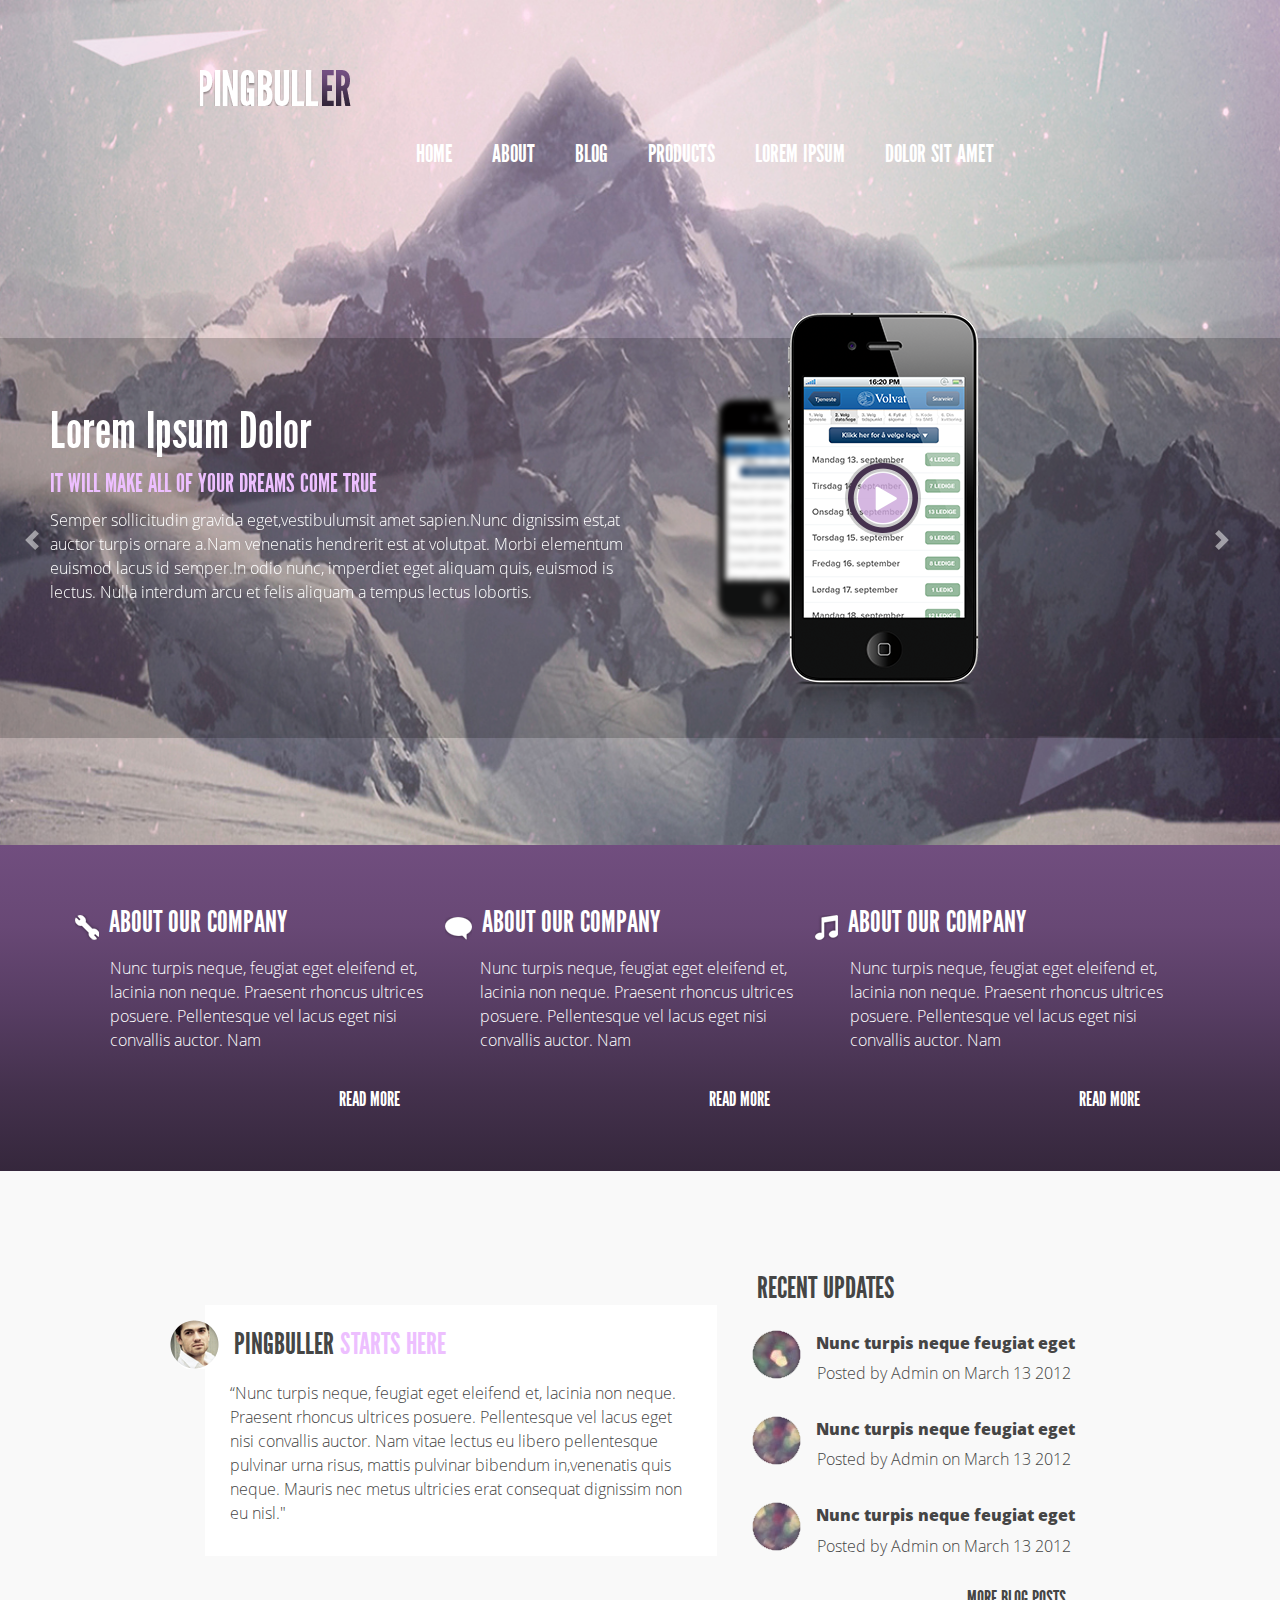
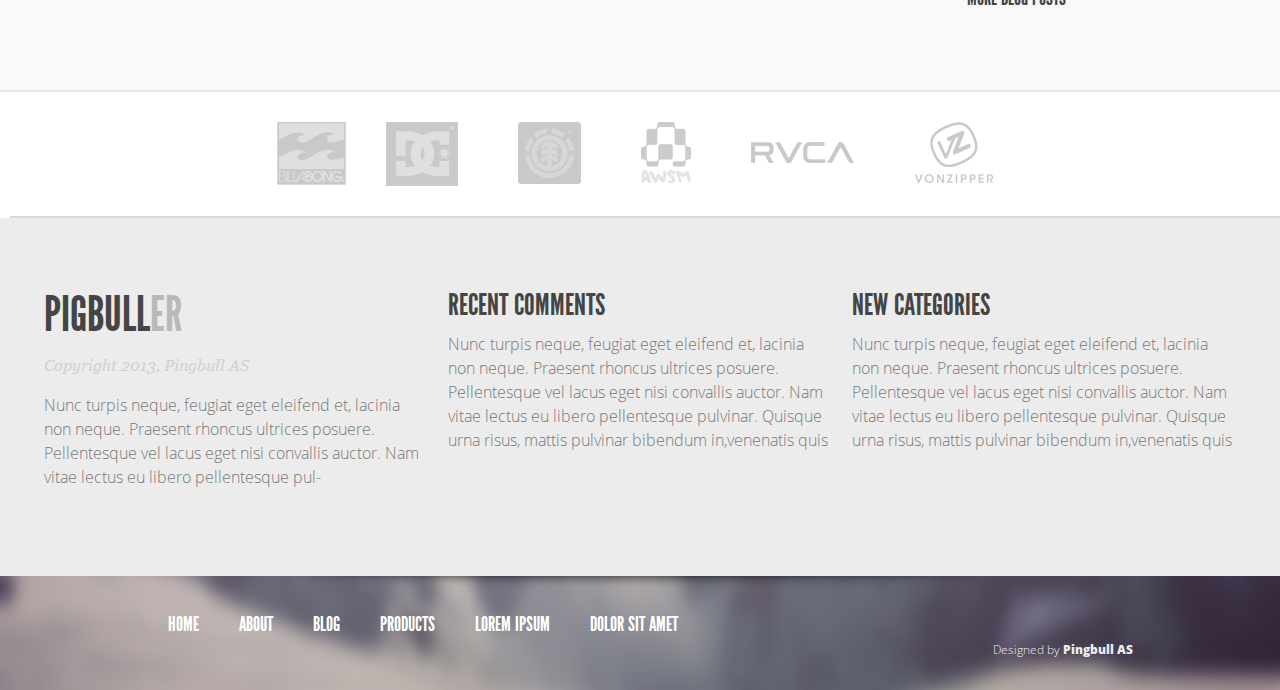
<file: about company/index.html>
<!DOCTYPE html PUBLIC "-//W3C//DTD XHTML 1.0 Transitional//EN" "http://www.w3.org/TR/xhtml1/DTD/xhtml1-transitional.dtd">
<html xmlns="http://www.w3.org/1999/xhtml">
<head>
<meta http-equiv="Content-Type" content="text/html; charset=utf-8" />
<title>final project</title>
    <link rel="stylesheet" type="text/css" href="style.css" />
    <meta name="viewport" content="width=device-width, initial-scale=1.0" />
  <link rel="stylesheet" href="https://stackpath.bootstrapcdn.com/bootstrap/4.4.1/css/bootstrap.min.css" integrity="sha384-Vkoo8x4CGsO3+Hhxv8T/Q5PaXtkKtu6ug5TOeNV6gBiFeWPGFN9MuhOf23Q9Ifjh" crossorigin="anonymous">
     
</head>
<body>
      <!-- HEADER -->
<header class="header">
   <section class="header-nav-wrapper">
     <div class="nav_wrapper_img_logo">
       <img src="img/logo.png">
     </div>
    <nav class="header-menu-links">
      <ul>
        <li class="current"><a href="">home</a></li>
        <li><a href="">about</a></li>
        <li><a href="">blog</a></li>
        <li><a href="">products</a></li>
        <li><a href="">lorem ipsum</a></li>
        <li><a href="">dolor sit amet</a></li>
     </ul>
   </nav>
  </section>
  <div id="carouselExampleControls" class="carousel slide" data-ride="carousel">
    <div class="carousel-inner">
      <div class="carousel-item active">
        <div class="main_content">
         <div class="text">
           <h1>Lorem Ipsum Dolor</h1>
           <h2>IT WILL MAKE ALL OF YOUR DREAMS COME TRUE </h2>
           <p>Semper sollicitudin gravida eget,vestibulumsit amet sapien.Nunc dignissim est,at auctor turpis ornare a.Nam venenatis hendrerit est at volutpat. Morbi elementum euismod lacus id semper.In odio nunc, imperdiet eget aliquam quis, euismod is lectus. Nulla interdum arcu et felis aliquam a tempus lectus lobortis.</p>
         </div> 
         <div class="iphone_for_desktop"><img src="img/iphone.png"></div>
         <div class="iphone_for_mob"><img src="img/iphone1.png"></div>      
        </div>
     </div>
     <div class="carousel-item">
       <div class="main_content">
         <div class="text">
           <h1>Lorem Ipsum Dolor</h1>
           <h2>IT WILL MAKE ALL OF YOUR DREAMS COME TRUE </h2>
           <p>Semper sollicitudin gravida eget,vestibulumsit amet sapien.Nunc dignissim est,at auctor turpis ornare a.Nam venenatis hendrerit est at volutpat. Morbi elementum euismod lacus id semper.In odio nunc, imperdiet eget aliquam quis, euismod is lectus. Nulla interdum arcu et felis aliquam a tempus lectus lobortis.</p>
         </div> 
         <div class="iphone_for_desktop"><img src="img/iphone.png"></div>
         <div class="iphone_for_mob"><img src="img/iphone1.png"></div>
       </div>
     </div>
      <a class="carousel-control-prev" href="#carouselExampleControls" role="button" data-slide="prev">
       <span class="carousel-control-prev-icon" aria-hidden="true"></span>
       <span class="sr-only">Previous</span>
      </a>
      <a class="carousel-control-next" href="#carouselExampleControls" role="button" data-slide="next">
       <span class="carousel-control-next-icon" aria-hidden="true"></span>
       <span class="sr-only">Next</span>
     </a>
   </div>
  </div> 
 </header>
    
       <!-- MAIN -->   
 <main class="main"> 
     
   <section class="sec1_main_about_company">
     <div class="first_column"><h2>about our company</h2><p>Nunc turpis neque, feugiat eget eleifend et, lacinia non neque. Praesent rhoncus ultrices posuere. Pellentesque vel lacus eget nisi convallis auctor. Nam<span id="empty"></span> <span id="more_first">venenatis hendrerit est at volutpat. Morbi elementum euismod lacus id semper.In odio nunc, imperdiet eget aliquam quis, euismod is lectus. Nulla interdum arcu et felis aliquam a tempus lectus lobortis.</span></p>
        <p class="button"><button id="btn1" onclick="readMore1()" type = "button" name = "READ MORE" class="button" >Read more</button></p>
     </div> 
  
     <div class="second_column"><h2>about our company</h2><p>Nunc turpis neque, feugiat eget eleifend et, lacinia non neque. Praesent rhoncus ultrices posuere. Pellentesque vel lacus eget nisi convallis auctor. Nam<span id="empty"></span> <span id="more_second">venenatis hendrerit est at volutpat. Morbi elementum euismod lacus id semper.In odio nunc, imperdiet eget aliquam quis, euismod is lectus. Nulla interdum arcu et felis aliquam a tempus lectus lobortis.</span></p>
      <p class="button"><button id="btn2" onclick="readMore2()" type = "button" name = "READ MORE" class="button">Read more</button></p>
     </div>
        
     <div class="third_column"><h2>about our company</h2><p>Nunc turpis neque, feugiat eget eleifend et, lacinia non neque. Praesent rhoncus ultrices posuere. Pellentesque vel lacus eget nisi convallis auctor. Nam<span id="empty"></span> <span id="more_third">venenatis hendrerit est at volutpat. Morbi elementum euismod lacus id semper.In odio nunc, imperdiet eget aliquam quis, euismod is lectus. Nulla interdum arcu et felis aliquam a tempus lectus lobortis.</span></p>
       <p class="button"><button id="btn3" onclick="readMore3()" type = "button" name = "READ MORE" class="button">Read more</button></p>
     </div>  
  </section>
     
  <section class="sec2_main_updates">    
    <div class="sec2_main_updates_container_left">
       <h2>PingbulLer <span style="color: #edbfff">starts here</span></h2>
       <p>“Nunc turpis neque, feugiat eget eleifend et, lacinia non neque. Praesent rhoncus ultrices posuere. Pellentesque vel lacus eget nisi convallis auctor. Nam vitae lectus eu libero pellentesque pulvinar urna risus, mattis pulvinar bibendum in,venenatis quis neque. Mauris nec metus ultricies erat consequat dignissim non eu nisl."</p>
    </div>
    
  <div class="sec2_main_updates_container_right">
     <h2>recent updates</h2> 
        <div class="updates_recent">
           <h3>Nunc turpis neque feugiat eget</h3>
           <p>Posted by Admin on March 13 2012 <span class="display_none">in Recent News</span></p>
        </div>
        <div class="updates_category">
           <h3>Nunc turpis neque feugiat eget </h3>
            <p>Posted by Admin on March 13 2012 <span class="display_none">in Category</span></p>
        </div>
        <div class="updates_blog">
           <h3>Nunc turpis neque feugiat eget </h3>
            <p>Posted by Admin on March 13 2012 <span class="display_none">in Blog Updates</span></p>
        </div>
          <p class="button"><button type = "button" name = "READ MORE HERE" class="button">Read more here</button></p>
          <p class="button_for_mobile"><button type = "button" name = "MORE BLOG POSTS" class="button">more blog posts</button></p>
  </div>
 </section>
    
 <section class="sec3_icons">
   <div class="sec3_icons_main_icon_1">
       <img src="img/main_icons_1.png">
   </div>
   <div class="sec3_icons_main_icon_2">
       <img src="img/main_icons_2.png">
   </div>
    <div class="sec3_icons_main_icon_3">
        <img src="img/main_icons_3.png">
    </div>
     <div class="sec3_icons_main_icon_4">
         <img src="img/main_icons_4.png">
     </div>
     <div class="sec3_icons_main_icon_5">
         <img src="img/main_icons_5.png">
     </div>
     <div class="sec3_icons_main_icon_6">
         <img src="img/main_icons_6.png">
     </div>
 </section>
</main> 
    
         <!-- FOOTER -->   
 <footer class="footer">
   <section  class="info_part">
     <div class="info_part_text_pigbull">
       <h2>pigbull<span style="color: #b9b9b9">er</span></h2>
       <p class="copyright">Copyright 2013, Pingbull AS</p>
       <p>Nunc turpis neque, feugiat eget eleifend et, lacinia non neque. Praesent rhoncus ultrices posuere. Pellentesque vel lacus eget nisi convallis auctor. Nam vitae lectus eu libero pellentesque pul-</p>
     </div>
        
     <div class="info_part_text_comments">
       <h2>recent comments</h2>
       <p>Nunc turpis neque, feugiat eget eleifend et, lacinia non neque. Praesent rhoncus ultrices posuere. Pellentesque vel lacus eget nisi convallis auctor. Nam vitae lectus eu libero pellentesque pulvinar. Quisque urna risus, mattis pulvinar bibendum in,venenatis quis</p>
     </div>
        
    <div class="info_part_text_categories">
      <h2>new categories</h2>
        <p>Nunc turpis neque, feugiat eget eleifend et, lacinia non neque. Praesent rhoncus ultrices posuere. Pellentesque vel lacus eget nisi convallis auctor. Nam vitae lectus eu libero pellentesque pulvinar. Quisque urna risus, mattis pulvinar bibendum in,venenatis quis</p>
    </div>
   </section>
    
   <section class="footer-nav-wrapper">
     <nav class="footer-menu-links">
       <ul>
         <li><a href="">home</a></li>
         <li><a href="">about</a></li>
         <li><a href="">blog</a></li>
         <li><a href="">products</a></li>
         <li><a href="">lorem ipsum</a></li>
         <li><a href="">dolor sit amet</a></li>
       </ul>
     </nav>
     <p>Designed by <span style="font-family:OpenSansExtraBold ">Pingbull AS</span></p>
   </section>
  </footer>
    <script type="text/javascript" src="script.js"></script>
    <script src="https://code.jquery.com/jquery-3.3.1.slim.min.js" integrity="sha384-q8i/X+965DzO0rT7abK41JStQIAqVgRVzpbzo5smXKp4YfRvH+8abtTE1Pi6jizo" crossorigin="anonymous"></script>
    <script src="https://cdnjs.cloudflare.com/ajax/libs/popper.js/1.14.7/umd/popper.min.js" integrity="sha384-UO2eT0CpHqdSJQ6hJty5KVphtPhzWj9WO1clHTMGa3JDZwrnQq4sF86dIHNDz0W1" crossorigin="anonymous"></script>
    <script src="https://stackpath.bootstrapcdn.com/bootstrap/4.3.1/js/bootstrap.min.js" integrity="sha384-JjSmVgyd0p3pXB1rRibZUAYoIIy6OrQ6VrjIEaFf/nJGzIxFDsf4x0xIM+B07jRM" crossorigin="anonymous"></script>
    
 </body>
</html>
</file>
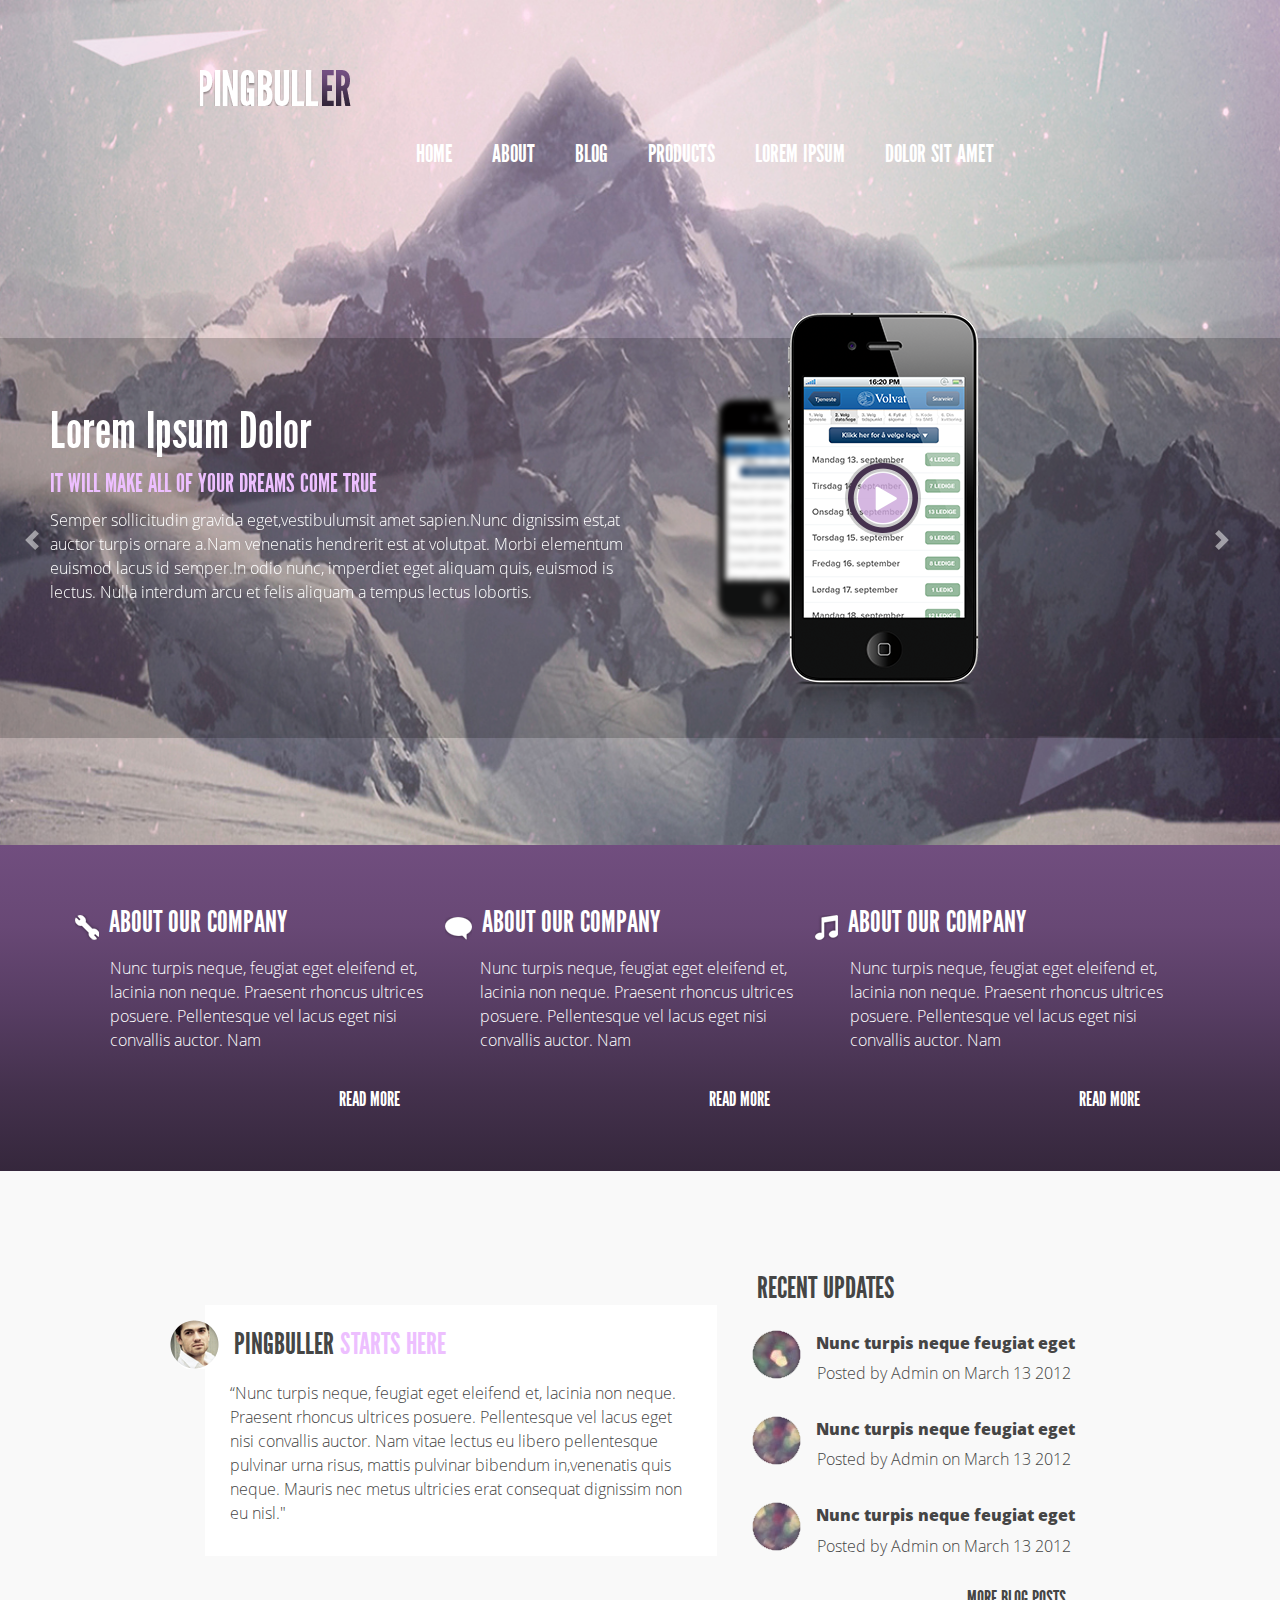
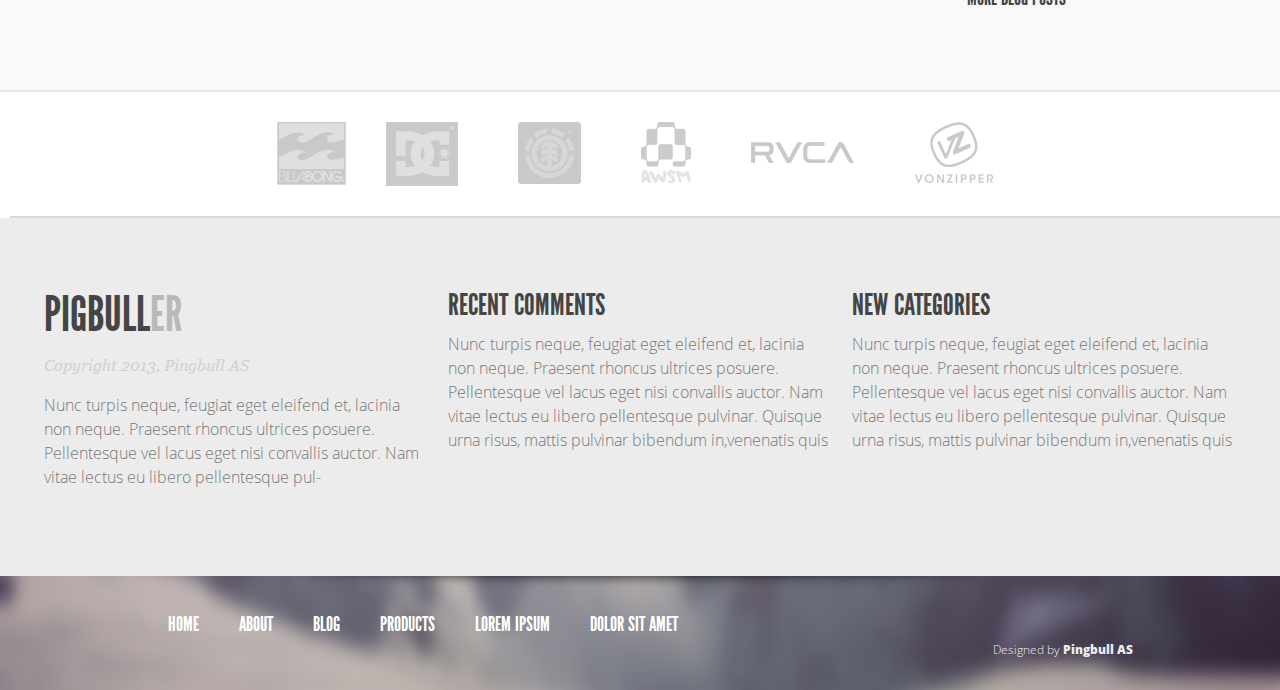
<file: pingbuller/index.html>
<!DOCTYPE html PUBLIC "-//W3C//DTD XHTML 1.0 Transitional//EN" "http://www.w3.org/TR/xhtml1/DTD/xhtml1-transitional.dtd">
<html xmlns="http://www.w3.org/1999/xhtml">
<head>
<meta http-equiv="Content-Type" content="text/html; charset=utf-8" />
<title>PINGBULLER</title>
    <link rel="stylesheet" type="text/css" href="style.css" />
    <meta name="viewport" content="width=device-width, initial-scale=1.0" />
  <link rel="stylesheet" href="https://stackpath.bootstrapcdn.com/bootstrap/4.4.1/css/bootstrap.min.css" integrity="sha384-Vkoo8x4CGsO3+Hhxv8T/Q5PaXtkKtu6ug5TOeNV6gBiFeWPGFN9MuhOf23Q9Ifjh" crossorigin="anonymous">
     
</head>
<body>
      <!-- HEADER -->
<header class="header">
   <section class="header-nav-wrapper">
     <div class="nav_wrapper_img_logo">
       <img src="img/logo.png">
     </div>
    <nav class="header-menu-links">
      <ul>
        <li class="current"><a href="">home</a></li>
        <li><a href="">about</a></li>
        <li><a href="">blog</a></li>
        <li><a href="">products</a></li>
        <li><a href="">lorem ipsum</a></li>
        <li><a href="">dolor sit amet</a></li>
     </ul>
   </nav>
  </section>
  <div id="carouselExampleControls" class="carousel slide" data-ride="carousel">
    <div class="carousel-inner">
      <div class="carousel-item active">
        <div class="main_content">
         <div class="text">
           <h1>Lorem Ipsum Dolor</h1>
           <h2>IT WILL MAKE ALL OF YOUR DREAMS COME TRUE </h2>
           <p>Semper sollicitudin gravida eget,vestibulumsit amet sapien.Nunc dignissim est,at auctor turpis ornare a.Nam venenatis hendrerit est at volutpat. Morbi elementum euismod lacus id semper.In odio nunc, imperdiet eget aliquam quis, euismod is lectus. Nulla interdum arcu et felis aliquam a tempus lectus lobortis.</p>
         </div> 
         <div class="iphone_for_desktop"><img src="img/iphone.png"></div>
         <div class="iphone_for_mob"><img src="img/iphone1.png"></div>      
        </div>
     </div>
     <div class="carousel-item">
       <div class="main_content">
         <div class="text">
           <h1>Lorem Ipsum Dolor</h1>
           <h2>IT WILL MAKE ALL OF YOUR DREAMS COME TRUE </h2>
           <p>Semper sollicitudin gravida eget,vestibulumsit amet sapien.Nunc dignissim est,at auctor turpis ornare a.Nam venenatis hendrerit est at volutpat. Morbi elementum euismod lacus id semper.In odio nunc, imperdiet eget aliquam quis, euismod is lectus. Nulla interdum arcu et felis aliquam a tempus lectus lobortis.</p>
         </div> 
         <div class="iphone_for_desktop"><img src="img/iphone.png"></div>
         <div class="iphone_for_mob"><img src="img/iphone1.png"></div>
       </div>
     </div>
      <a class="carousel-control-prev" href="#carouselExampleControls" role="button" data-slide="prev">
       <span class="carousel-control-prev-icon" aria-hidden="true"></span>
       <span class="sr-only">Previous</span>
      </a>
      <a class="carousel-control-next" href="#carouselExampleControls" role="button" data-slide="next">
       <span class="carousel-control-next-icon" aria-hidden="true"></span>
       <span class="sr-only">Next</span>
     </a>
   </div>
  </div> 
 </header>
    
       <!-- MAIN -->   
 <main class="main"> 
     
   <section class="sec1_main_about_company">
     <div class="first_column"><h2>about our company</h2><p>Nunc turpis neque, feugiat eget eleifend et, lacinia non neque. Praesent rhoncus ultrices posuere. Pellentesque vel lacus eget nisi convallis auctor. Nam<span id="empty"></span> <span id="more_first">venenatis hendrerit est at volutpat. Morbi elementum euismod lacus id semper.In odio nunc, imperdiet eget aliquam quis, euismod is lectus. Nulla interdum arcu et felis aliquam a tempus lectus lobortis.</span></p>
        <p class="button"><button id="btn1" onclick="readMore1()" type = "button" name = "READ MORE" class="button" >Read more</button></p>
     </div> 
  
     <div class="second_column"><h2>about our company</h2><p>Nunc turpis neque, feugiat eget eleifend et, lacinia non neque. Praesent rhoncus ultrices posuere. Pellentesque vel lacus eget nisi convallis auctor. Nam<span id="empty"></span> <span id="more_second">venenatis hendrerit est at volutpat. Morbi elementum euismod lacus id semper.In odio nunc, imperdiet eget aliquam quis, euismod is lectus. Nulla interdum arcu et felis aliquam a tempus lectus lobortis.</span></p>
      <p class="button"><button id="btn2" onclick="readMore2()" type = "button" name = "READ MORE" class="button">Read more</button></p>
     </div>
        
     <div class="third_column"><h2>about our company</h2><p>Nunc turpis neque, feugiat eget eleifend et, lacinia non neque. Praesent rhoncus ultrices posuere. Pellentesque vel lacus eget nisi convallis auctor. Nam<span id="empty"></span> <span id="more_third">venenatis hendrerit est at volutpat. Morbi elementum euismod lacus id semper.In odio nunc, imperdiet eget aliquam quis, euismod is lectus. Nulla interdum arcu et felis aliquam a tempus lectus lobortis.</span></p>
       <p class="button"><button id="btn3" onclick="readMore3()" type = "button" name = "READ MORE" class="button">Read more</button></p>
     </div>  
  </section>
     
  <section class="sec2_main_updates">    
    <div class="sec2_main_updates_container_left">
       <h2>PingbulLer <span style="color: #edbfff">starts here</span></h2>
       <p>“Nunc turpis neque, feugiat eget eleifend et, lacinia non neque. Praesent rhoncus ultrices posuere. Pellentesque vel lacus eget nisi convallis auctor. Nam vitae lectus eu libero pellentesque pulvinar urna risus, mattis pulvinar bibendum in,venenatis quis neque. Mauris nec metus ultricies erat consequat dignissim non eu nisl."</p>
    </div>
    
  <div class="sec2_main_updates_container_right">
     <h2>recent updates</h2> 
        <div class="updates_recent">
           <h3>Nunc turpis neque feugiat eget</h3>
           <p>Posted by Admin on March 13 2012 <span class="display_none">in Recent News</span></p>
        </div>
        <div class="updates_category">
           <h3>Nunc turpis neque feugiat eget </h3>
            <p>Posted by Admin on March 13 2012 <span class="display_none">in Category</span></p>
        </div>
        <div class="updates_blog">
           <h3>Nunc turpis neque feugiat eget </h3>
            <p>Posted by Admin on March 13 2012 <span class="display_none">in Blog Updates</span></p>
        </div>
          <p class="button"><button type = "button" name = "READ MORE HERE" class="button">read more here</button></p>
          <p class="button_for_mobile"><button type = "button" name = "MORE BLOG POSTS" class="button">more blog posts</button></p>
  </div>
 </section>
    
 <section class="sec3_icons">
   <div class="sec3_icons_main_icon_1">
       <img src="img/main_icons_1.png">
   </div>
   <div class="sec3_icons_main_icon_2">
       <img src="img/main_icons_2.png">
   </div>
    <div class="sec3_icons_main_icon_3">
        <img src="img/main_icons_3.png">
    </div>
     <div class="sec3_icons_main_icon_4">
         <img src="img/main_icons_4.png">
     </div>
     <div class="sec3_icons_main_icon_5">
         <img src="img/main_icons_5.png">
     </div>
     <div class="sec3_icons_main_icon_6">
         <img src="img/main_icons_6.png">
     </div>
 </section>
</main> 
    
         <!-- FOOTER -->   
 <footer class="footer">
   <section  class="info_part">
     <div class="info_part_text_pigbull">
       <h2>pigbull<span style="color: #b9b9b9">er</span></h2>
       <p class="copyright">Copyright 2013, Pingbull AS</p>
       <p>Nunc turpis neque, feugiat eget eleifend et, lacinia non neque. Praesent rhoncus ultrices posuere. Pellentesque vel lacus eget nisi convallis auctor. Nam vitae lectus eu libero pellentesque pul-</p>
     </div>
        
     <div class="info_part_text_comments">
       <h2>recent comments</h2>
       <p>Nunc turpis neque, feugiat eget eleifend et, lacinia non neque. Praesent rhoncus ultrices posuere. Pellentesque vel lacus eget nisi convallis auctor. Nam vitae lectus eu libero pellentesque pulvinar. Quisque urna risus, mattis pulvinar bibendum in,venenatis quis</p>
     </div>
        
    <div class="info_part_text_categories">
      <h2>new categories</h2>
        <p>Nunc turpis neque, feugiat eget eleifend et, lacinia non neque. Praesent rhoncus ultrices posuere. Pellentesque vel lacus eget nisi convallis auctor. Nam vitae lectus eu libero pellentesque pulvinar. Quisque urna risus, mattis pulvinar bibendum in,venenatis quis</p>
    </div>
   </section>
    
   <section class="footer-nav-wrapper">
     <nav class="footer-menu-links">
       <ul>
         <li><a href="">home</a></li>
         <li><a href="">about</a></li>
         <li><a href="">blog</a></li>
         <li><a href="">products</a></li>
         <li><a href="">lorem ipsum</a></li>
         <li><a href="">dolor sit amet</a></li>
       </ul>
     </nav>
     <p>Designed by <span style="font-family:OpenSansExtraBold ">Pingbull AS</span></p>
   </section>
  </footer>
    <script type="text/javascript" src="script.js"></script>
    <script src="https://code.jquery.com/jquery-3.3.1.slim.min.js" integrity="sha384-q8i/X+965DzO0rT7abK41JStQIAqVgRVzpbzo5smXKp4YfRvH+8abtTE1Pi6jizo" crossorigin="anonymous"></script>
    <script src="https://cdnjs.cloudflare.com/ajax/libs/popper.js/1.14.7/umd/popper.min.js" integrity="sha384-UO2eT0CpHqdSJQ6hJty5KVphtPhzWj9WO1clHTMGa3JDZwrnQq4sF86dIHNDz0W1" crossorigin="anonymous"></script>
    <script src="https://stackpath.bootstrapcdn.com/bootstrap/4.3.1/js/bootstrap.min.js" integrity="sha384-JjSmVgyd0p3pXB1rRibZUAYoIIy6OrQ6VrjIEaFf/nJGzIxFDsf4x0xIM+B07jRM" crossorigin="anonymous"></script>
    
 </body>
</html>
</file>
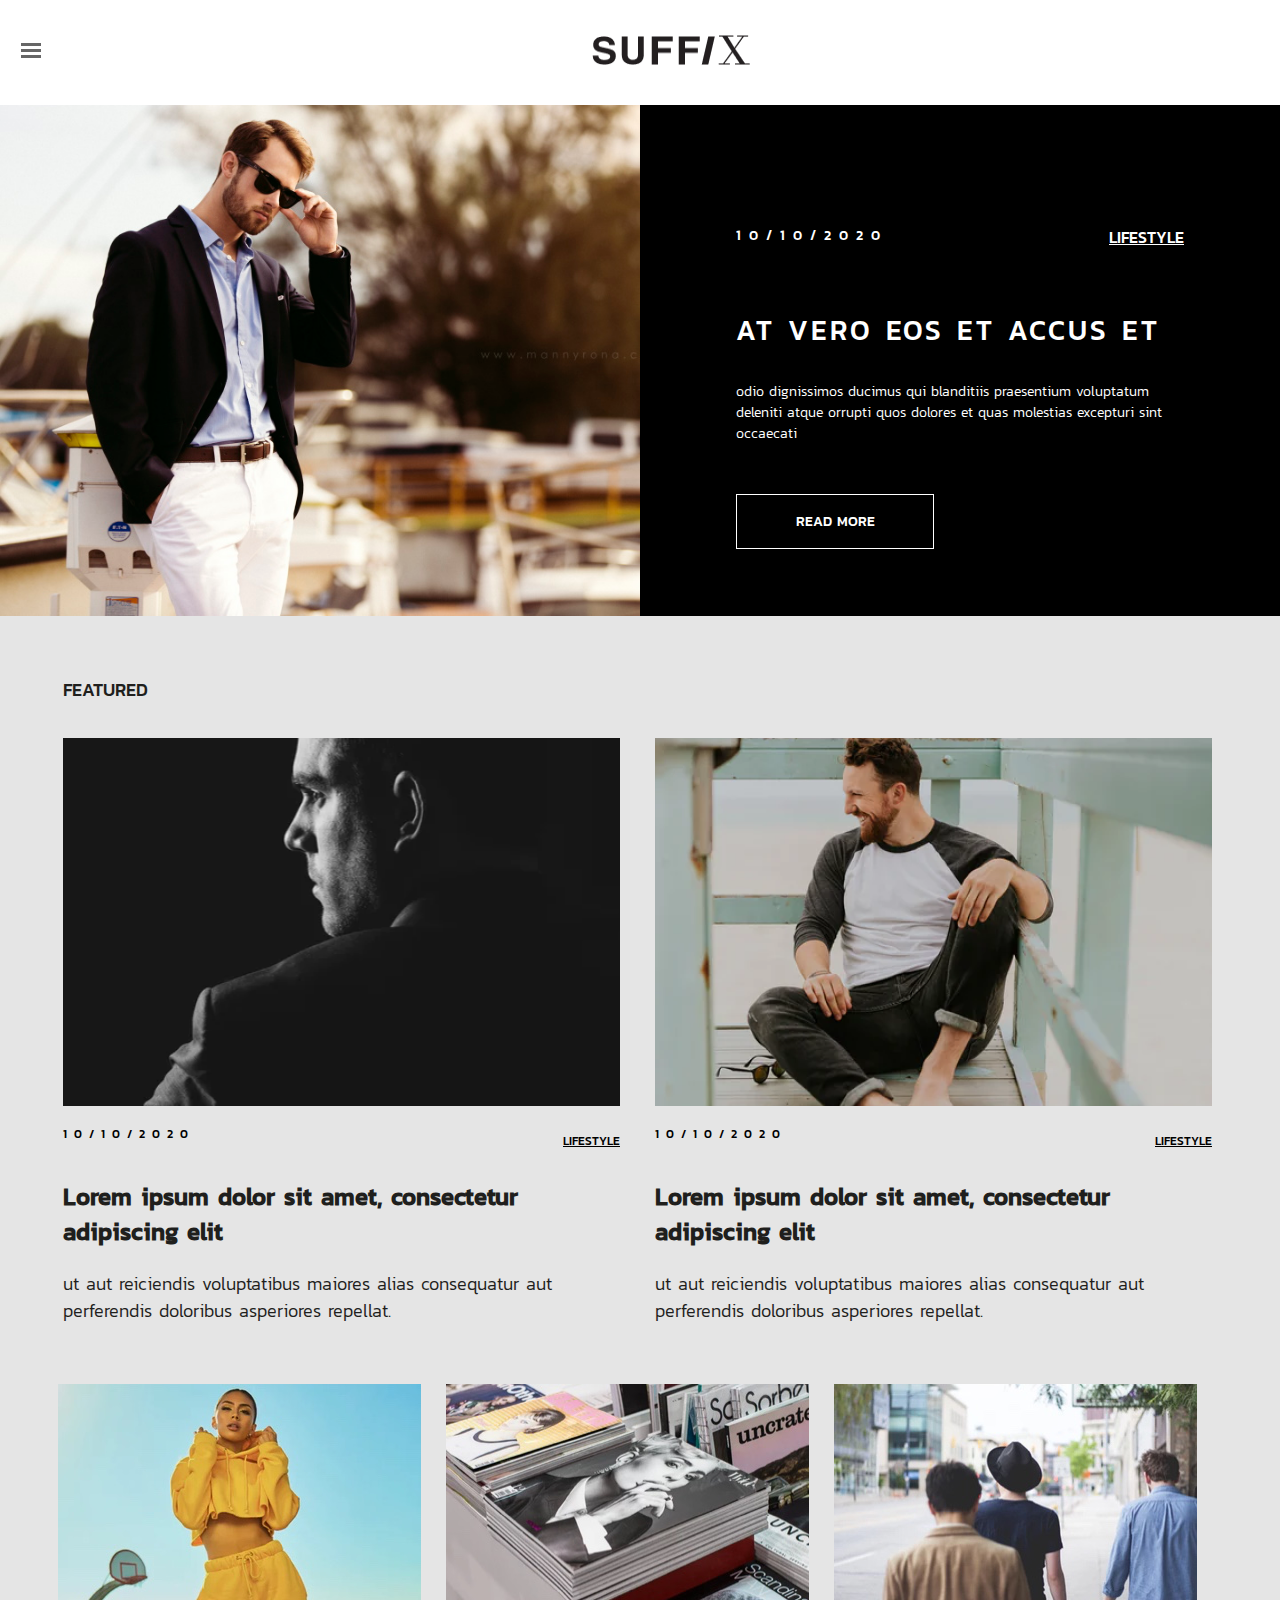
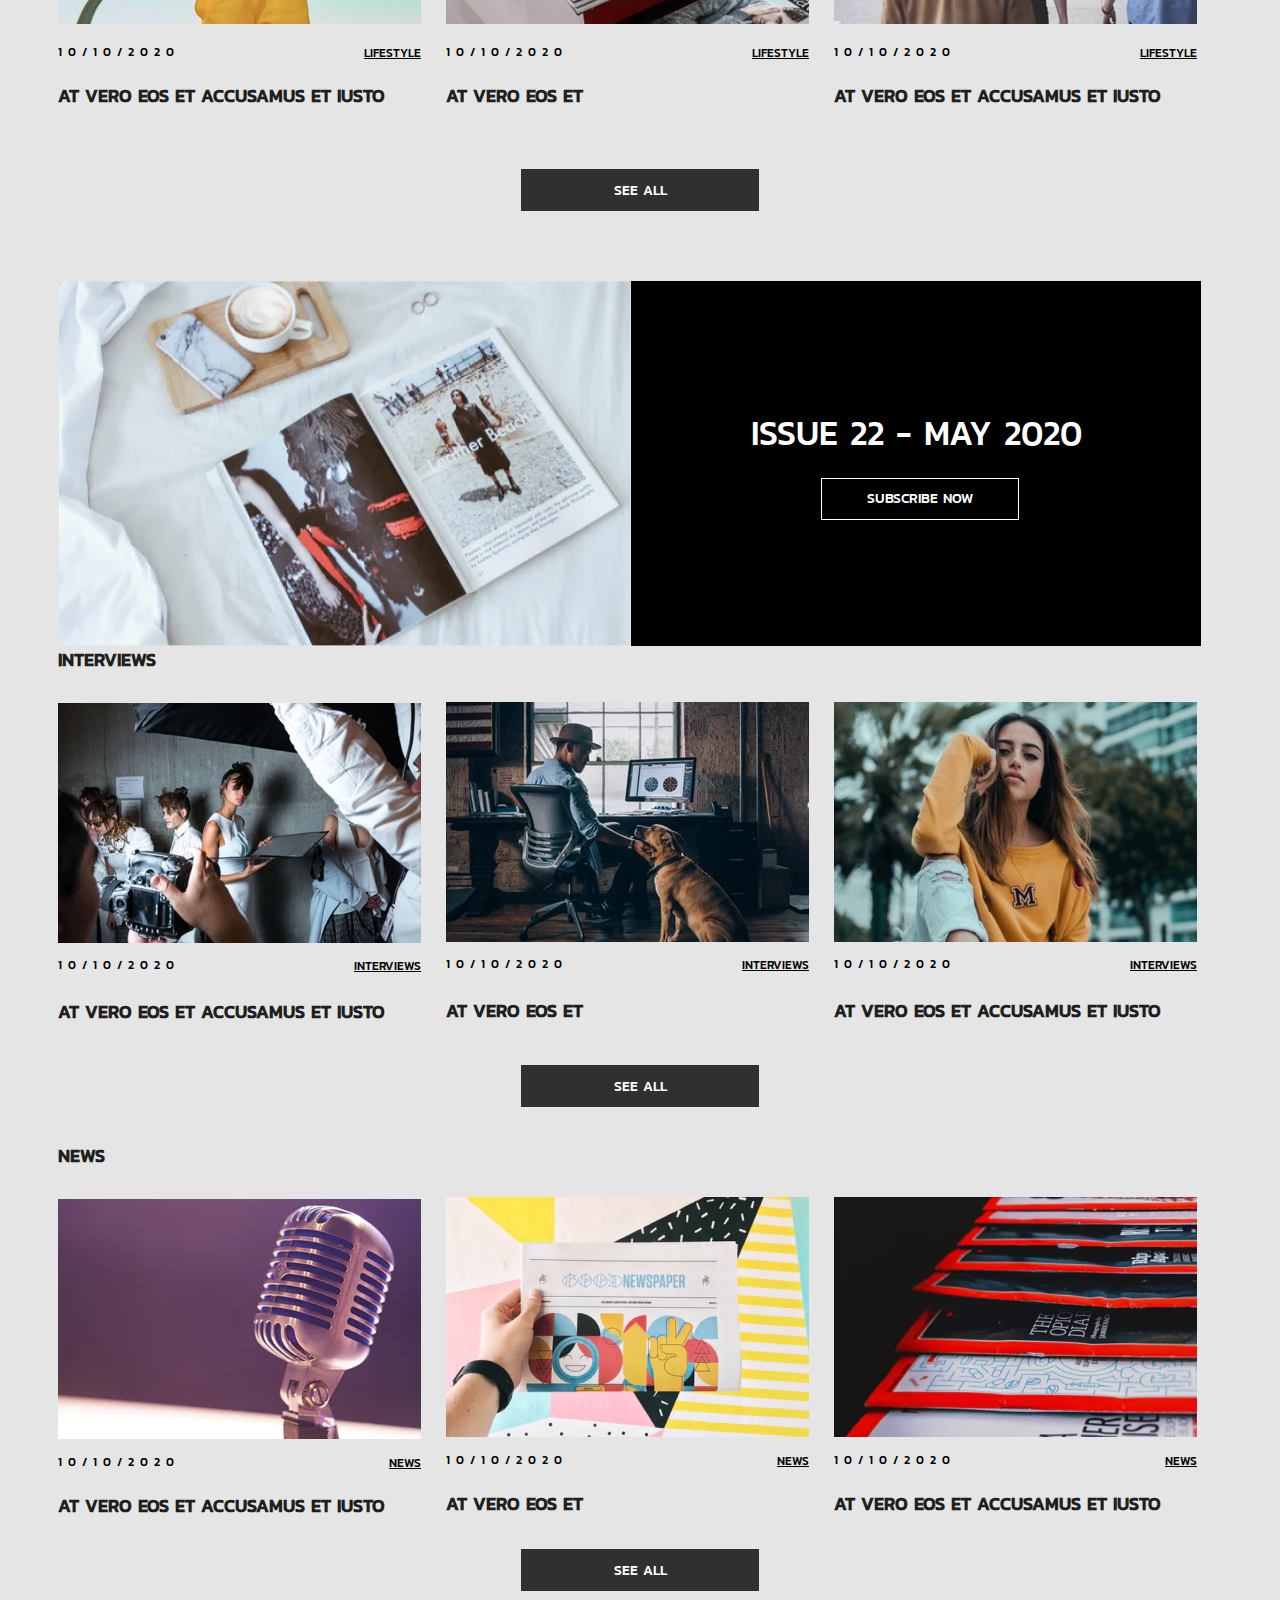
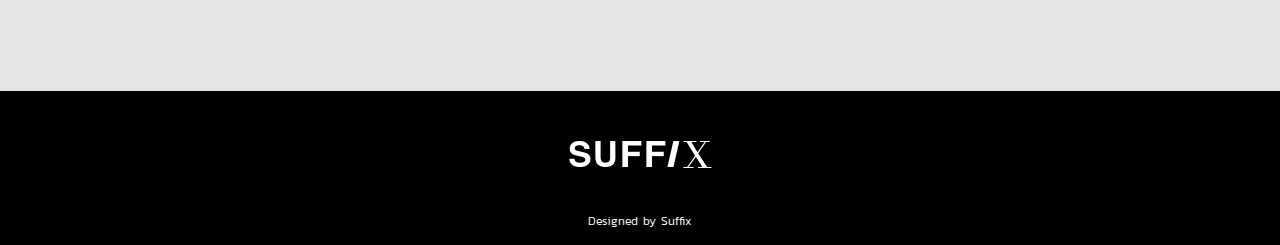
<file: suffix/index.html>
<!DOCTYPE html>
<html>
 <head>
   <title>SUFFIX</title>
   <meta charset="utf-8">
   <meta name="viewport" content="width=device-width, initial-scale=1">
   <link rel="stylesheet" href="style.css">
   <script type="text/javascript" src="assets/jquery-1.12.4.min.js"></script>
   <script type="text/javascript" src="js/main.js"></script>
</head>
<body>
  <div class="container">
    <header class="header">
      <div class="header-menu">
       <div class="dropdown">
        <div class="dropdown-menu-icon">
          <div class="menu_icon">
            <span class="del"></span>
            <span class="del"></span>
            <span class="del"></span>
          </div>  
        </div>

        <nav class="dropdown-content">
           <ul> 
            <li><a href="#">Home</a></li>
            <li><a href="#">Preferences</a></li>
            <li><a href="#">Contacts</a></li>
            <li><a href="#">About</a></li>
            <li><a href="#">Out blog</a></li>
            <li><a href="#">Map</a></li>
            <li><a href="#">Career</a></li>
          </ul>
        </nav>
      </div>

      <div class="logo">
         <a href="#"><img src="img/logo.png" width="100%" height="85%"></a>
      </div> 
     </div>

    <section class="header-main-content">
      <div class="header-main-content-img">
        <img src="img/man.jpg" height="100%">
      </div>
      <div class="header-main-content-right-part">
        <div class="text-content">
          <div class="text-content-date"><p class="date">10/10/2020</p>
            <p class="link-lifestyle"><a href="#">lifestyle</a></p>
          </div>
          <h2>at vero eos et accus et</h2>
          <p class="text">odio dignissimos ducimus qui blanditiis praesentium voluptatum deleniti atque 
          orrupti quos dolores et quas molestias excepturi sint occaecati</p>
          <button type="button" class="button-read-more">Read more</button>
       </div>
      </div>
    </section>
  </header>
  
  <main class="main">
    <section class="main-content-first">
      <section class="main-content-first-section">
        <div class="main-content-first-section-left-column">
          <h2 class="title-featured">featured</h2>
            <img src="img/photo-1.png">
              <div class="text-content"><p class="date">10/10/2020</p>
                <p class="link-lifestyle"><a href="#">lifestyle</a></p>
              </div>
              <h2 class="main-content-first-section-title">Lorem ipsum dolor sit amet, consectetur adipiscing elit</h2>
              <p>ut aut reiciendis voluptatibus maiores alias consequatur aut 
              perferendis doloribus asperiores repellat.</p>
        </div>
        <div class="main-content-first-section-right-column">
          <img src="img/biocarbon-drone.png">
            <div class="text-content"><p class="date">10/10/2020</p>
              <p class="link-lifestyle"><a href="#">lifestyle</a></p>
            </div>
            <h2 class="main-content-first-section-title">Lorem ipsum dolor sit amet, consectetur adipiscing elit</h2>
            <p>ut aut reiciendis voluptatibus maiores alias consequatur aut 
            perferendis doloribus asperiores repellat.</p>
         </div>
      </section>
    </section>

    <section class="main-content-second"> 
      <section class="main-content-second-images">
        <div class="main-content-second-img-1">
           <img src="img/img-1.png" alt="">
            <div class="text-content"><p class="date">10/10/2020</p>
              <p class="link-lifestyle"><a href="#">lifestyle</a></p>
           </div>
           <h2>At vero eos et accusamus et iusto</h2>
        </div>
        <div class="main-content-second-img-2">
          <img src="img/img-2.png" alt="">
            <div class="text-content"><p class="date">10/10/2020</p>
              <p class="link-lifestyle"><a href="#">lifestyle</a></p>
            </div>
            <h2>At vero eos et</h2>
        </div>
        <div class="main-content-second-img-3">
          <img src="img/img-3.png" alt="">
            <div class="text-content"><p class="date">10/10/2020</p>
              <p class="link-lifestyle"><a href="#">lifestyle</a></p>
            </div>
            <h2>At vero eos et accusamus et iusto</h2>
        </div>
      </section>
      <section class="main-content-second-button"> 
        <button type="button" class="button-see-all">see all</button>
      </section>
    </section>

    <section class="main-content-third">
      <div class="main-content-third-img">
        <img src="img/photo-15.png" height="100%">
      </div>
      <div class="main-content-third-right-column">
        <div class="main-content-third-text">
          <h2>issue 22 - may 2020</h2>
          <button type="button" class="button-subscribe-now">subscribe now</button>
        </div>
      </div>
    </section>

    <section class="main-content-fourth-interviews">
      <section class="main-content-fourth-images">
        <div class="main-content-fourth-img-1">
          <h2 class="title-interviews">interviews</h2>
          <img src="img/img-4.png" alt="">
            <div class="text-content"><p class="date">10/10/2020</p>
              <p class="link-interviews"><a href="#">interviews</a></p>
            </div>
            <h2 class="main-content-fourth-img-1-title">At vero eos et accusamus et iusto</h2>
        </div>
        <div class="main-content-fourth-img-2">
          <img src="img/img-5.png" alt="">
            <div class="text-content"><p class="date">10/10/2020</p>
              <p class="link-interviews"><a href="#">interviews</a></p>
            </div>
            <h2 class="main-content-fourth-img-2-title">At vero eos et</h2>
        </div>
        <div class="main-content-fourth-img-3">
          <img src="img/img-6.png" alt="">
            <div class="text-content"><p class="date">10/10/2020</p>
              <p class="link-interviews"><a href="#">interviews</a></p>
            </div>
            <h2 class="main-content-fourth-img-3-title">At vero eos et accusamus et iusto</h2>
        </div>
      </section>
      <section class="main-content-fourth-button"> 
         <button type="button" class="button-see-all">see all</button>
      </section>
    </section>

    <section class="main-content-fifth-news">
      <section class="main-content-fifth-images">
        <div class="main-content-fifth-img-1">
          <h2 class="title-news">news</h2>
          <img src="img/img-7.png" alt="">
            <div class="text-content"><p class="date">10/10/2020</p>
              <p class="link-news"><a href="#">news</a></p>
            </div>
            <h2 class="main-content-fifth-img-1-title">At vero eos et accusamus et iusto</h2>
        </div>
        <div class="main-content-fifth-img-2">
          <img src="img/img-8.png" alt="">
            <div class="text-content"><p class="date">10/10/2020</p>
              <p class="link-news"><a href="#">news</a></p>
            </div>
            <h2 class="main-content-fifth-img-1-title">At vero eos et</h2>
        </div>
        <div class="main-content-fifth-img-3">
          <img src="img/img-9.png" alt="">
            <div class="text-content"><p class="date">10/10/2020</p>
              <p class="link-news"><a href="#">news</a></p>
            </div>
            <h2 class="main-content-fifth-img-1-title">At vero eos et accusamus et iusto</h2>
        </div>
      </section>
      <section class="main-content-fifth-button"> 
        <button type="button" class="button-see-all">see all</button>
      </section>
    </section>
   </main>

   <footer class="footer">
     <div class="footer-content">
      <img src="img/logo-footer.png">
      <p>Designed by Suffix</p></div>
   </footer>
  </div>
 </body> 
</html>
</file>
<file: about company/style.css>
* {
  margin: 0;
  padding: 0;
  border: none;
}

body, html {
  height: 100%;
}

@font-face {
  font-family: LeagueGothicRegular;
  src: url("fonts/LeagueGothicRegular.ttf");
}
@font-face {
  font-family: OpenSans;
  src: url("fonts/OpenSans.ttf");
}
@font-face {
  font-family: OpenSansExtraBold;
  src: url("fonts/OpenSansExtraBold.ttf");
}
@font-face {
  font-family: GeorgiaItalic;
  src: url("fonts/GeorgiaItalic.ttf");
}
/* HEADER */
.header {
  background: url(img/bg_header.jpg) no-repeat center center fixed;
  -webkit-background-size: cover;
  -moz-background-size: cover;
  -ms-background-size: cover;
  -o-background-size: cover;
  background-size: cover;
  height: 845px;
}
.header .header-nav-wrapper {
  display: flex;
  justify-content: center;
}
.header .header-nav-wrapper .nav_wrapper_img_logo {
  margin-top: 70px;
}
.header .header-nav-wrapper .header-menu-links {
  margin: 80px -70px 0 120px;
}
.header .header-nav-wrapper .header-menu-links ul {
  display: flex;
  justify-content: center;
  margin-right: -30px;
}
.header .header-nav-wrapper .header-menu-links ul li {
  list-style: none;
  padding: 0 20px;
  text-transform: uppercase;
}
.header .header-nav-wrapper .header-menu-links ul li a {
  text-decoration: none;
  font-family: LeagueGothicRegular;
  font-size: 24px;
  color: #ffffff;
}
.header .header-nav-wrapper .header-menu-links ul li a:hover {
  border-bottom: 3px solid #edbfff;
  line-height: 36px;
}
.header .main_content {
  display: flex;
  background: rgba(0, 0, 0, 0.2);
  height: 400px;
  margin-top: 150px;
}
.header .main_content .text {
  width: 50%;
  margin-top: 5%;
}
.header .main_content .text h1 {
  margin-left: 300px;
  font-weight: normal;
  font-family: LeagueGothicRegular;
  font-size: 50px;
  color: #ffffff;
}
.header .main_content .text h2 {
  font-weight: normal;
  padding-left: 300px;
  font-family: LeagueGothicRegular;
  font-size: 25px;
  color: #edbfff;
}
.header .main_content .text p {
  padding-left: 300px;
  color: #ffffff;
  font-family: OpenSans;
}
.header .main_content .iphone_for_desktop img {
  margin: -10% 0 0 60%;
}
.header .main_content .iphone_for_mob img {
  display: none;
}
.header .carousel-control-prev {
  margin-top: 10%;
}
.header .carousel-control-next {
  margin-top: 10%;
}

/* MAIN */
.main {
  /* SECTION 1 */
  /* SECTION 2 */
  /* SECTION 3 */
}
.main .sec1_main_about_company {
  display: flex;
  flex-direction: row;
  justify-content: center;
  align-items: center;
  background: -webkit-linear-gradient(to bottom, #714e7f, #684875, #573d63, #44314d, #35273c);
  background: -moz-linear-gradient(to bottom, #714e7f, #684875, #573d63, #44314d, #35273c);
  background: -ms-linear-gradient(to bottom, #714e7f, #684875, #573d63, #44314d, #35273c);
  background: -o-linear-gradient(to bottom, #714e7f, #684875, #573d63, #44314d, #35273c);
  background: linear-gradient(to bottom, #714e7f, #684875, #573d63, #44314d, #35273c);
  width: 100%;
  padding: 60px 0 40px 0;
}
.main .sec1_main_about_company .first_column, .main .sec1_main_about_company .second_column, .main .sec1_main_about_company .third_column {
  width: 15%;
}
.main .sec1_main_about_company .first_column #more_first, .main .sec1_main_about_company .first_column #more_second, .main .sec1_main_about_company .first_column #more_third, .main .sec1_main_about_company .second_column #more_first, .main .sec1_main_about_company .second_column #more_second, .main .sec1_main_about_company .second_column #more_third, .main .sec1_main_about_company .third_column #more_first, .main .sec1_main_about_company .third_column #more_second, .main .sec1_main_about_company .third_column #more_third {
  display: none;
}
.main .sec1_main_about_company .first_column h2, .main .sec1_main_about_company .second_column h2, .main .sec1_main_about_company .third_column h2 {
  text-transform: uppercase;
  font-weight: normal;
  margin-left: -25px;
  font-family: LeagueGothicRegular;
  font-size: 30px;
  color: #ffffff;
}
.main .sec1_main_about_company .first_column p, .main .sec1_main_about_company .second_column p, .main .sec1_main_about_company .third_column p {
  font-family: OpenSans;
  color: #ffffff;
  padding-top: 7px;
}
.main .sec1_main_about_company .second_column {
  margin: 0 90px 0 90px;
}
.main .sec1_main_about_company .first_column h2:before {
  content: url(img/icon_1.png);
  position: relative;
  top: 15px;
  left: -30px;
}
.main .sec1_main_about_company .second_column h2:before {
  content: url(img/icon_2.png);
  position: relative;
  top: 15px;
  left: -30px;
}
.main .sec1_main_about_company .third_column h2:before {
  content: url(img/icon_3.png);
  position: relative;
  top: 15px;
  left: -30px;
}
.main .sec1_main_about_company .button {
  background: none;
  border: none;
  padding: 10px 15px 0 0;
  text-transform: uppercase;
  text-align: right;
  font-family: LeagueGothicRegular;
  font-size: 20px;
  color: #ffffff;
}
.main .sec1_main_about_company .button:hover {
  -webkit-text-shadow: 3px 3px 3px #ffffff, -3px -3px 3px, #ffffff;
  -moz-text-shadow: 3px 3px 3px #ffffff, -3px -3px 3px #ffffff;
  -ms-text-shadow: 3px 3px 3px #ffffff, -3px -3px 3px #ffffff;
  -o-text-shadow: 3px 3px 3px #ffffff, -3px -3px 3px #ffffff;
  text-shadow: 3px 3px 3px #ffffff, -3px -3px 3px #ffffff;
}
.main .sec2_main_updates {
  background-color: #f9f9f9;
  display: flex;
  justify-content: center;
  align-items: center;
  padding: 60px 0 60px 0;
  border-bottom: 2px solid #e6e6e6;
}
.main .sec2_main_updates .sec2_main_updates_container_left {
  width: 25%;
  background-color: #ffffff;
  margin-left: -50px;
}
.main .sec2_main_updates .sec2_main_updates_container_left h2 {
  font-weight: normal;
  text-transform: uppercase;
  margin-left: -20px;
  font-family: LeagueGothicRegular;
  font-size: 30px;
  color: #454545;
}
.main .sec2_main_updates .sec2_main_updates_container_left h2:before {
  content: url(img/icon_man.png);
  position: relative;
  top: 15px;
  left: -15px;
}
.main .sec2_main_updates .sec2_main_updates_container_left p {
  padding: 10px 25px 15px 25px;
  font-family: OpenSans;
  font-size: 16px;
  color: #454545;
}
.main .sec2_main_updates .sec2_main_updates_container_right {
  margin: 40px 0px 0 140px;
}
.main .sec2_main_updates .sec2_main_updates_container_right h2 {
  text-transform: uppercase;
  font-weight: normal;
  margin-left: -60px;
  font-family: LeagueGothicRegular;
  font-size: 30px;
  color: #454545;
}
.main .sec2_main_updates .sec2_main_updates_container_right h3 {
  margin-left: -50px;
  font-family: OpenSansExtraBold;
  font-size: 16px;
  color: #454545;
}
.main .sec2_main_updates .sec2_main_updates_container_right .updates_recent, .main .sec2_main_updates .sec2_main_updates_container_right .updates_category, .main .sec2_main_updates .sec2_main_updates_container_right .updates_blog {
  margin-top: -15px;
}
.main .sec2_main_updates .sec2_main_updates_container_right .updates_recent h3:before {
  content: url(img/icon_upd_recent.png);
  position: relative;
  top: 30px;
  left: -15px;
}
.main .sec2_main_updates .sec2_main_updates_container_right .updates_category h3:before {
  content: url(img/icon_upd_blog.png);
  position: relative;
  top: 30px;
  left: -15px;
}
.main .sec2_main_updates .sec2_main_updates_container_right .updates_blog h3:before {
  content: url(img/icon_upd_blog.png);
  position: relative;
  top: 30px;
  left: -15px;
}
.main .sec2_main_updates .sec2_main_updates_container_right p {
  font-family: OpenSans;
  font-size: 16px;
  color: #454545;
}
.main .sec2_main_updates .sec2_main_updates_container_right .button {
  background: none;
  border: none;
  padding: 10px 0px 0 0;
  text-transform: uppercase;
  text-align: right;
  cursor: pointer;
  font-family: LeagueGothicRegular;
  font-size: 20px;
  color: #454545;
}
.main .sec2_main_updates .sec2_main_updates_container_right .button_for_mobile button {
  display: none;
  background: none;
  border: none;
  padding: 10px 0px 0 150px;
  text-transform: uppercase;
  text-align: right;
  cursor: pointer;
  font-family: LeagueGothicRegular;
  font-size: 20px;
  color: #454545;
}
.main .sec3_icons {
  display: flex;
  justify-content: center;
  padding: 20px;
  margin-left: -50px;
  border-bottom: 2px solid #d8d8d8;
}
.main .sec3_icons sec3_icons_main_icon_1, .main .sec3_icons .sec3_icons_main_icon_2, .main .sec3_icons .sec3_icons_main_icon_3,
.main .sec3_icons .sec3_icons_main_icon_4, .main .sec3_icons .sec3_icons_main_icon_5, .main .sec3_icons .sec3_icons_main_icon_6 {
  margin: 0 30px 0 30px;
}
.main .sec3_icons .sec3_icons_main_icon_5 {
  padding-top: 20px;
}

/* FOOTER */
.footer .info_part {
  display: flex;
  justify-content: center;
  background-color: #ececec;
  padding: 70px 0 70px 0;
}
.footer .info_part .info_part_text_pigbull, .footer .info_part .info_part_text_comments, .footer .info_part .info_part_text_categories {
  width: 17%;
}
.footer .info_part .info_part_text_pigbull h2, .footer .info_part .info_part_text_comments h2, .footer .info_part .info_part_text_categories h2 {
  font-weight: normal;
  text-transform: uppercase;
  font-family: LeagueGothicRegular;
  font-size: 30px;
  color: #454545;
}
.footer .info_part .info_part_text_pigbull p, .footer .info_part .info_part_text_comments p, .footer .info_part .info_part_text_categories p {
  font-family: OpenSans;
  font-size: 16px;
  color: #787878;
}
.footer .info_part .info_part_text_pigbull h2 {
  font-size: 48px;
}
.footer .info_part .info_part_text_pigbull .copyright {
  font-family: GeorgiaItalic;
  color: #d1d1d1;
}
.footer .info_part .info_part_text_comments {
  margin: 0 60px 0 60px;
}
.footer .footer-nav-wrapper {
  background: url(img/img_footer.jpg) no-repeat center center;
  -webkit-background-size: cover;
  -moz-background-size: cover;
  -ms-background-size: cover;
  -o-background-size: cover;
  background-size: cover;
  height: 115px;
  display: flex;
  justify-content: space-around;
  align-items: center;
}
.footer .footer-nav-wrapper .footer-menu-links ul {
  display: flex;
  margin-left: 180px;
}
.footer .footer-nav-wrapper .footer-menu-links ul li {
  list-style: none;
  padding: 0 20px;
  text-transform: uppercase;
}
.footer .footer-nav-wrapper .footer-menu-links ul li a {
  text-decoration: none;
  font-family: LeagueGothicRegular;
  font-size: 20px;
  color: #ffffff;
}
.footer .footer-nav-wrapper p {
  margin-right: 200px;
  font-family: OpenSans;
  font-size: 12px;
  color: #ededee;
}

@media screen and (min-width: 768px) and (max-width: 1300px) {
  body {
    overflow-x: hidden;
  }

  /* HEADER */
  .header .header-nav-wrapper {
    margin-left: 200px;
    flex-direction: column;
  }
  .header .header-nav-wrapper .header-menu-links {
    margin: 30px 0px 0 -100px;
  }
  .header .main_content .text {
    width: 51%;
  }
  .header .main_content .text h1 {
    margin-left: 50px;
  }
  .header .main_content .text h2 {
    padding-left: 50px;
  }
  .header .main_content .text p {
    padding-left: 50px;
  }
  .header .main_content .iphone_for_desktop img {
    margin: -10% 0 0 20%;
  }
  .header .carousel-control-prev {
    margin-top: 12%;
    margin-left: -5%;
  }
  .header .carousel-control-next {
    margin-top: 12%;
    margin-right: -3%;
  }

  /* SECTION 1 */
  .main {
    /* SECTION 2 */
    /*SECTION3_ICONS */
  }
  .main .sec1_main_about_company .first_column, .main .sec1_main_about_company .second_column, .main .sec1_main_about_company .third_column {
    width: 25%;
  }
  .main .sec1_main_about_company .first_column h2:before, .main .sec1_main_about_company .second_column h2:before, .main .sec1_main_about_company .third_column h2:before {
    position: relative;
    top: 8px;
    left: -10px;
  }
  .main .sec1_main_about_company .second_column {
    margin: 0 50px 0 50px;
  }
  .main .sec2_main_updates .sec2_main_updates_container_left {
    width: 40%;
    margin-left: 0px;
  }
  .main .sec2_main_updates .sec2_main_updates_container_right {
    margin: 40px 0px 0 100px;
  }
  .main .sec2_main_updates .sec2_main_updates_container_right .button {
    display: none;
  }
  .main .sec2_main_updates .sec2_main_updates_container_right .button_for_mobile button {
    display: block;
  }
  .main .sec2_main_updates .sec2_main_updates_container_right .display_none {
    display: none;
  }
  .main .sec3_icons {
    margin-left: 10px;
  }
  .main .sec3_icons sec3_icons_main_icon_1, .main .sec3_icons .sec3_icons_main_icon_2, .main .sec3_icons .sec3_icons_main_icon_3,
.main .sec3_icons .sec3_icons_main_icon_4, .main .sec3_icons .sec3_icons_main_icon_5, .main .sec3_icons .sec3_icons_main_icon_6 {
    margin: 0 20px 0 20px;
  }

  /* FOOTER */
  .footer .info_part .info_part_text_pigbull, .footer .info_part .info_part_text_comments, .footer .info_part .info_part_text_categories {
    width: 30%;
  }
  .footer .info_part .info_part_text_comments {
    margin: 0 20px 0 20px;
  }
  .footer .footer-nav-wrapper .footer-menu-links ul {
    margin-left: 0px;
  }
  .footer .footer-nav-wrapper p {
    margin: 35px 0 0 0;
  }
}
@media screen and (min-width: 480px) and (max-width: 767px) {
  /* HEADER */
  .header .main_content {
    height: 200px;
    margin-top: 90px;
  }
  .header .main_content .text {
    width: 55%;
    margin-top: 5%;
    margin-left: 3%;
  }
  .header .main_content .text h1 {
    margin-left: 30px;
    font-size: 40px;
  }
  .header .main_content .text h2 {
    padding-left: 30px;
    font-size: 17px;
  }
  .header .main_content .text p {
    display: none;
  }
  .header .main_content .iphone_for_desktop img {
    display: none;
  }
  .header .main_content .iphone_for_mob img {
    display: block;
    margin-top: -10%;
  }
  .header .carousel-control-prev {
    margin-top: 10%;
    margin-left: -3%;
  }
  .header .carousel-control-next {
    margin-top: 10%;
    margin-right: -3%;
  }

  /* SECTION 1 */
  .main {
    /* SECTION 2 */
    /*SECTION3_ICONS */
  }
  .main .sec1_main_about_company {
    flex-direction: column;
    padding: 30px 0 30px 0;
  }
  .main .sec1_main_about_company .first_column, .main .sec1_main_about_company .second_column, .main .sec1_main_about_company .third_column {
    width: 70%;
  }
  .main .sec1_main_about_company .first_column h2:before, .main .sec1_main_about_company .second_column h2:before, .main .sec1_main_about_company .third_column h2:before {
    position: relative;
    top: 10px;
    left: -10px;
  }
  .main .sec1_main_about_company .second_column {
    margin: 0 50px 0 50px;
  }
  .main .sec2_main_updates {
    flex-direction: column;
    padding: 40px 0 40px 0;
  }
  .main .sec2_main_updates .sec2_main_updates_container_right {
    margin: 40px 0px 0 80px;
  }
  .main .sec2_main_updates .sec2_main_updates_container_right .button {
    display: none;
  }
  .main .sec2_main_updates .sec2_main_updates_container_right .button_for_mobile button {
    display: block;
  }
  .main .sec2_main_updates .sec2_main_updates_container_right .display_none {
    display: none;
  }
  .main .sec2_main_updates .sec2_main_updates_container_left {
    width: 65%;
    margin-left: 30px;
  }
  .main .sec3_icons {
    flex-wrap: wrap;
    padding: 0px;
    margin-left: 0px;
  }
  .main .sec3_icons sec3_icons_main_icon_1, .main .sec3_icons .sec3_icons_main_icon_2, .main .sec3_icons .sec3_icons_main_icon_3,
.main .sec3_icons .sec3_icons_main_icon_4, .main .sec3_icons .sec3_icons_main_icon_5, .main .sec3_icons .sec3_icons_main_icon_6 {
    margin: 0 30px 0 30px;
  }

  /* FOOTER */
  .footer .info_part {
    flex-direction: column;
    align-items: center;
    padding: 50px 0 50px 0;
  }
  .footer .info_part .info_part_text_pigbull, .footer .info_part .info_part_text_comments, .footer .info_part .info_part_text_categories {
    width: 80%;
  }
  .footer .info_part .info_part_text_comments {
    margin: 30px 0px 30px 0px;
  }
  .footer .footer-nav-wrapper {
    flex-direction: column;
    background: url(img/img_footer.mobile.jpg) no-repeat;
    -webkit-background-size: cover;
    -moz-background-size: cover;
    -ms-background-size: cover;
    -o-background-size: cover;
    background-size: cover;
    height: 202px;
  }
  .footer .footer-nav-wrapper .footer-menu-links ul {
    margin-left: 0px;
  }
  .footer .footer-nav-wrapper .footer-menu-links ul li {
    padding: 0 10px;
  }
  .footer .footer-nav-wrapper p {
    margin: -60px 0 0 0;
  }
}
@media (max-width: 479px) {
  /* HEADER */
  .header .main_content {
    height: 200px;
    margin-top: 90px;
  }
  .header .main_content .text {
    width: 60%;
    margin-top: 15%;
    margin-left: 20%;
  }
  .header .main_content .text h1 {
    margin-left: 30px;
    font-size: 25px;
  }
  .header .main_content .text h2 {
    padding-left: 30px;
    font-size: 15px;
  }
  .header .main_content .text p {
    display: none;
  }
  .header .main_content .iphone_for_desktop img {
    display: none;
  }
  .header .main_content .iphone_for_mob img {
    display: none;
  }
  .header .carousel-control-prev {
    margin-top: 20%;
    margin-left: 10%;
  }
  .header .carousel-control-next {
    margin-top: 20%;
    margin-right: 10%;
  }

  .main {
    /* SECTION 1 */
    /* SECTION 2 */
    /*SECTION3_ICONS */
  }
  .main .sec1_main_about_company {
    flex-direction: column;
    padding: 30px 0 30px 0;
  }
  .main .sec1_main_about_company .first_column, .main .sec1_main_about_company .second_column, .main .sec1_main_about_company .third_column {
    width: 70%;
  }
  .main .sec1_main_about_company .first_column h2:before, .main .sec1_main_about_company .second_column h2:before, .main .sec1_main_about_company .third_column h2:before {
    position: relative;
    top: 10px;
    left: -10px;
  }
  .main .sec1_main_about_company .second_column {
    margin: 0 50px 0 50px;
  }
  .main .sec2_main_updates {
    flex-direction: column;
    padding: 40px 0 40px 0;
  }
  .main .sec2_main_updates .sec2_main_updates_container_right {
    margin: 40px 0px 0 50px;
  }
  .main .sec2_main_updates .sec2_main_updates_container_right h2 {
    margin-left: 0;
  }
  .main .sec2_main_updates .sec2_main_updates_container_right .button {
    display: none;
  }
  .main .sec2_main_updates .sec2_main_updates_container_right .button_for_mobile button {
    display: block;
    font-size: 15px;
  }
  .main .sec2_main_updates .sec2_main_updates_container_right .display_none {
    display: none;
  }
  .main .sec2_main_updates .sec2_main_updates_container_right .updates_recent h3:before {
    position: relative;
    top: 30px;
    left: -5px;
  }
  .main .sec2_main_updates .sec2_main_updates_container_right .updates_category h3:before {
    position: relative;
    top: 30px;
    left: -5px;
  }
  .main .sec2_main_updates .sec2_main_updates_container_right .updates_blog h3:before {
    position: relative;
    top: 30px;
    left: -5px;
  }
  .main .sec2_main_updates .sec2_main_updates_container_left {
    width: 80%;
    margin-left: 30px;
  }
  .main .sec3_icons {
    flex-wrap: wrap;
    padding: 0px;
    margin-left: 0px;
  }
  .main .sec3_icons sec3_icons_main_icon_1, .main .sec3_icons .sec3_icons_main_icon_2, .main .sec3_icons .sec3_icons_main_icon_3,
.main .sec3_icons .sec3_icons_main_icon_4, .main .sec3_icons .sec3_icons_main_icon_5, .main .sec3_icons .sec3_icons_main_icon_6 {
    margin: 0 20px 0 20px;
  }

  .footer .info_part {
    display: none;
  }
  .footer .footer-nav-wrapper {
    flex-direction: column;
    background: url(img/img_footer.mobile.jpg) no-repeat;
    -webkit-background-size: cover;
    -moz-background-size: cover;
    -ms-background-size: cover;
    -o-background-size: cover;
    background-size: cover;
    height: 202px;
  }
  .footer .footer-nav-wrapper .footer-menu-links {
    display: none;
  }
  .footer .footer-nav-wrapper p {
    margin: -60px 0 0 0;
  }
}
@media (max-width: 767px) {
  .header {
    background: url(img/bg_header_mobile.jpg) no-repeat center center fixed;
    -webkit-background-size: cover;
    -moz-background-size: cover;
    -ms-background-size: cover;
    -o-background-size: cover;
    background-size: cover;
    height: 547px;
  }
  .header .header-nav-wrapper {
    flex-direction: column;
    align-items: center;
  }
  .header .header-nav-wrapper .header-menu-links {
    margin: 30px 0px 0 0px;
  }
  .header .header-nav-wrapper .header-menu-links ul {
    display: flex;
    justify-content: center;
    flex-direction: column;
    margin-right: 0px;
    width: 180px;
    min-height: 30px;
    border: solid 1px #1d252b;
    -webkit-border-radius: 5px 5px 5px 5px;
    -moz-border-radius: 5px 5px 5px 5px;
    -ms-border-radius: 5px 5px 5px 5px;
    -o-border-radius: 5px 5px 5px 5px;
    border-radius: 5px 5px 5px 5px;
    -webkit-box-shadow: 0 1px 2px rgba(0, 0, 0, 0.3);
    -moz-box-shadow: 0 1px 2px rgba(0, 0, 0, 0.3);
    -ms-box-shadow: 0 1px 2px rgba(0, 0, 0, 0.3);
    -o-box-shadow: 0 1px 2px rgba(0, 0, 0, 0.3);
    box-shadow: 0 1px 2px rgba(0, 0, 0, 0.3);
  }
  .header .header-nav-wrapper .header-menu-links ul li {
    display: none;
    margin: 0;
  }
  .header .header-nav-wrapper .header-menu-links ul li a {
    font-size: 20px;
  }
  .header .header-nav-wrapper .header-menu-links .current {
    display: block;
    background-color: #43364a;
    min-height: 30px;
  }
  .header .header-nav-wrapper .header-menu-links .current a {
    color: #ffffff;
    display: inline-block;
    margin: 5px 5px 5px 50px;
    border-bottom: 2px solid #edbfff;
  }
  .header .header-nav-wrapper .header-menu-links a {
    margin: 5px 5px 5px 0px;
    text-align: center;
    display: block;
  }
  .header .header-nav-wrapper .header-menu-links ul:hover li {
    display: block;
    background-color: #2d2432;
    border-bottom: 3px solid #523f5a;
  }
  .header .header-nav-wrapper .header-menu-links ul li a:hover {
    border-bottom: 2px solid #edbfff;
  }
  .header .header-nav-wrapper .header-menu-links ul:hover .current {
    background-color: #483b4e;
  }
}

/*# sourceMappingURL=style.css.map */
</file>
<file: pingbuller/style.css>
* {
  margin: 0;
  padding: 0;
  border: none;
}

body, html {
  height: 100%;
}

@font-face {
  font-family: LeagueGothicRegular;
  src: url("fonts/LeagueGothicRegular.ttf");
}
@font-face {
  font-family: OpenSans;
  src: url("fonts/OpenSans.ttf");
}
@font-face {
  font-family: OpenSansExtraBold;
  src: url("fonts/OpenSansExtraBold.ttf");
}
@font-face {
  font-family: GeorgiaItalic;
  src: url("fonts/GeorgiaItalic.ttf");
}
/* HEADER */
.header {
  background: url(img/bg_header.jpg) no-repeat center center fixed;
  -webkit-background-size: cover;
  -moz-background-size: cover;
  -ms-background-size: cover;
  -o-background-size: cover;
  background-size: cover;
  height: 845px;
}
.header .header-nav-wrapper {
  display: flex;
  justify-content: center;
}
.header .header-nav-wrapper .nav_wrapper_img_logo {
  margin-top: 70px;
}
.header .header-nav-wrapper .header-menu-links {
  margin: 80px -70px 0 120px;
}
.header .header-nav-wrapper .header-menu-links ul {
  display: flex;
  justify-content: center;
  margin-right: -30px;
}
.header .header-nav-wrapper .header-menu-links ul li {
  list-style: none;
  padding: 0 20px;
  text-transform: uppercase;
}
.header .header-nav-wrapper .header-menu-links ul li a {
  text-decoration: none;
  font-family: LeagueGothicRegular;
  font-size: 24px;
  color: #ffffff;
}
.header .header-nav-wrapper .header-menu-links ul li a:hover {
  border-bottom: 3px solid #edbfff;
  line-height: 36px;
}
.header .main_content {
  display: flex;
  background: rgba(0, 0, 0, 0.2);
  height: 400px;
  margin-top: 150px;
}
.header .main_content .text {
  width: 50%;
  margin-top: 5%;
}
.header .main_content .text h1 {
  margin-left: 300px;
  font-weight: normal;
  font-family: LeagueGothicRegular;
  font-size: 50px;
  color: #ffffff;
}
.header .main_content .text h2 {
  font-weight: normal;
  padding-left: 300px;
  font-family: LeagueGothicRegular;
  font-size: 25px;
  color: #edbfff;
}
.header .main_content .text p {
  padding-left: 300px;
  color: #ffffff;
  font-family: OpenSans;
}
.header .main_content .iphone_for_desktop img {
  margin: -10% 0 0 60%;
}
.header .main_content .iphone_for_mob img {
  display: none;
}
.header .carousel-control-prev {
  margin-top: 10%;
}
.header .carousel-control-next {
  margin-top: 10%;
}

/* MAIN */
.main {
  /* SECTION 1 */
  /* SECTION 2 */
  /* SECTION 3 */
}
.main .sec1_main_about_company {
  display: flex;
  flex-direction: row;
  justify-content: center;
  align-items: center;
  background: -webkit-linear-gradient(to bottom, #714e7f, #684875, #573d63, #44314d, #35273c);
  background: -moz-linear-gradient(to bottom, #714e7f, #684875, #573d63, #44314d, #35273c);
  background: -ms-linear-gradient(to bottom, #714e7f, #684875, #573d63, #44314d, #35273c);
  background: -o-linear-gradient(to bottom, #714e7f, #684875, #573d63, #44314d, #35273c);
  background: linear-gradient(to bottom, #714e7f, #684875, #573d63, #44314d, #35273c);
  width: 100%;
  padding: 60px 0 40px 0;
}
.main .sec1_main_about_company .first_column, .main .sec1_main_about_company .second_column, .main .sec1_main_about_company .third_column {
  width: 15%;
}
.main .sec1_main_about_company .first_column #more_first, .main .sec1_main_about_company .first_column #more_second, .main .sec1_main_about_company .first_column #more_third, .main .sec1_main_about_company .second_column #more_first, .main .sec1_main_about_company .second_column #more_second, .main .sec1_main_about_company .second_column #more_third, .main .sec1_main_about_company .third_column #more_first, .main .sec1_main_about_company .third_column #more_second, .main .sec1_main_about_company .third_column #more_third {
  display: none;
}
.main .sec1_main_about_company .first_column h2, .main .sec1_main_about_company .second_column h2, .main .sec1_main_about_company .third_column h2 {
  text-transform: uppercase;
  font-weight: normal;
  margin-left: -25px;
  font-family: LeagueGothicRegular;
  font-size: 30px;
  color: #ffffff;
}
.main .sec1_main_about_company .first_column p, .main .sec1_main_about_company .second_column p, .main .sec1_main_about_company .third_column p {
  font-family: OpenSans;
  color: #ffffff;
  padding-top: 7px;
}
.main .sec1_main_about_company .second_column {
  margin: 0 90px 0 90px;
}
.main .sec1_main_about_company .first_column h2:before {
  content: url(img/icon_1.png);
  position: relative;
  top: 15px;
  left: -30px;
}
.main .sec1_main_about_company .second_column h2:before {
  content: url(img/icon_2.png);
  position: relative;
  top: 15px;
  left: -30px;
}
.main .sec1_main_about_company .third_column h2:before {
  content: url(img/icon_3.png);
  position: relative;
  top: 15px;
  left: -30px;
}
.main .sec1_main_about_company .button {
  background: none;
  border: none;
  padding: 10px 15px 0 0;
  text-transform: uppercase;
  text-align: right;
  font-family: LeagueGothicRegular;
  font-size: 20px;
  color: #ffffff;
}
.main .sec1_main_about_company .button:hover {
  -webkit-text-shadow: 3px 3px 3px #ffffff, -3px -3px 3px, #ffffff;
  -moz-text-shadow: 3px 3px 3px #ffffff, -3px -3px 3px #ffffff;
  -ms-text-shadow: 3px 3px 3px #ffffff, -3px -3px 3px #ffffff;
  -o-text-shadow: 3px 3px 3px #ffffff, -3px -3px 3px #ffffff;
  text-shadow: 3px 3px 3px #ffffff, -3px -3px 3px #ffffff;
}
.main .sec2_main_updates {
  background-color: #f9f9f9;
  display: flex;
  justify-content: center;
  align-items: center;
  padding: 60px 0 60px 0;
  border-bottom: 2px solid #e6e6e6;
}
.main .sec2_main_updates .sec2_main_updates_container_left {
  width: 25%;
  background-color: #ffffff;
  margin-left: -50px;
}
.main .sec2_main_updates .sec2_main_updates_container_left h2 {
  font-weight: normal;
  text-transform: uppercase;
  margin-left: -20px;
  font-family: LeagueGothicRegular;
  font-size: 30px;
  color: #454545;
}
.main .sec2_main_updates .sec2_main_updates_container_left h2:before {
  content: url(img/icon_man.png);
  position: relative;
  top: 15px;
  left: -15px;
}
.main .sec2_main_updates .sec2_main_updates_container_left p {
  padding: 10px 25px 15px 25px;
  font-family: OpenSans;
  font-size: 16px;
  color: #454545;
}
.main .sec2_main_updates .sec2_main_updates_container_right {
  margin: 40px 0px 0 140px;
}
.main .sec2_main_updates .sec2_main_updates_container_right h2 {
  text-transform: uppercase;
  font-weight: normal;
  margin-left: -60px;
  font-family: LeagueGothicRegular;
  font-size: 30px;
  color: #454545;
}
.main .sec2_main_updates .sec2_main_updates_container_right h3 {
  margin-left: -50px;
  font-family: OpenSansExtraBold;
  font-size: 16px;
  color: #454545;
}
.main .sec2_main_updates .sec2_main_updates_container_right .updates_recent, .main .sec2_main_updates .sec2_main_updates_container_right .updates_category, .main .sec2_main_updates .sec2_main_updates_container_right .updates_blog {
  margin-top: -15px;
}
.main .sec2_main_updates .sec2_main_updates_container_right .updates_recent h3:before {
  content: url(img/icon_upd_recent.png);
  position: relative;
  top: 30px;
  left: -15px;
}
.main .sec2_main_updates .sec2_main_updates_container_right .updates_category h3:before {
  content: url(img/icon_upd_blog.png);
  position: relative;
  top: 30px;
  left: -15px;
}
.main .sec2_main_updates .sec2_main_updates_container_right .updates_blog h3:before {
  content: url(img/icon_upd_blog.png);
  position: relative;
  top: 30px;
  left: -15px;
}
.main .sec2_main_updates .sec2_main_updates_container_right p {
  font-family: OpenSans;
  font-size: 16px;
  color: #454545;
}
.main .sec2_main_updates .sec2_main_updates_container_right .button {
  background: none;
  border: none;
  padding: 10px 0px 0 0;
  text-transform: uppercase;
  text-align: right;
  cursor: pointer;
  font-family: LeagueGothicRegular;
  font-size: 20px;
  color: #454545;
}
.main .sec2_main_updates .sec2_main_updates_container_right .button_for_mobile button {
  display: none;
  background: none;
  border: none;
  padding: 10px 0px 0 150px;
  text-transform: uppercase;
  text-align: right;
  cursor: pointer;
  font-family: LeagueGothicRegular;
  font-size: 20px;
  color: #454545;
}
.main .sec3_icons {
  display: flex;
  justify-content: center;
  padding: 20px;
  margin-left: -50px;
  border-bottom: 2px solid #d8d8d8;
}
.main .sec3_icons sec3_icons_main_icon_1, .main .sec3_icons .sec3_icons_main_icon_2, .main .sec3_icons .sec3_icons_main_icon_3,
.main .sec3_icons .sec3_icons_main_icon_4, .main .sec3_icons .sec3_icons_main_icon_5, .main .sec3_icons .sec3_icons_main_icon_6 {
  margin: 0 30px 0 30px;
}
.main .sec3_icons .sec3_icons_main_icon_5 {
  padding-top: 20px;
}

/* FOOTER */
.footer .info_part {
  display: flex;
  justify-content: center;
  background-color: #ececec;
  padding: 70px 0 70px 0;
}
.footer .info_part .info_part_text_pigbull, .footer .info_part .info_part_text_comments, .footer .info_part .info_part_text_categories {
  width: 17%;
}
.footer .info_part .info_part_text_pigbull h2, .footer .info_part .info_part_text_comments h2, .footer .info_part .info_part_text_categories h2 {
  font-weight: normal;
  text-transform: uppercase;
  font-family: LeagueGothicRegular;
  font-size: 30px;
  color: #454545;
}
.footer .info_part .info_part_text_pigbull p, .footer .info_part .info_part_text_comments p, .footer .info_part .info_part_text_categories p {
  font-family: OpenSans;
  font-size: 16px;
  color: #787878;
}
.footer .info_part .info_part_text_pigbull h2 {
  font-size: 48px;
}
.footer .info_part .info_part_text_pigbull .copyright {
  font-family: GeorgiaItalic;
  color: #d1d1d1;
}
.footer .info_part .info_part_text_comments {
  margin: 0 60px 0 60px;
}
.footer .footer-nav-wrapper {
  background: url(img/img_footer.jpg) no-repeat center center;
  -webkit-background-size: cover;
  -moz-background-size: cover;
  -ms-background-size: cover;
  -o-background-size: cover;
  background-size: cover;
  height: 115px;
  display: flex;
  justify-content: space-around;
  align-items: center;
}
.footer .footer-nav-wrapper .footer-menu-links ul {
  display: flex;
  margin-left: 180px;
}
.footer .footer-nav-wrapper .footer-menu-links ul li {
  list-style: none;
  padding: 0 20px;
  text-transform: uppercase;
}
.footer .footer-nav-wrapper .footer-menu-links ul li a {
  text-decoration: none;
  font-family: LeagueGothicRegular;
  font-size: 20px;
  color: #ffffff;
}
.footer .footer-nav-wrapper p {
  margin-right: 200px;
  font-family: OpenSans;
  font-size: 12px;
  color: #ededee;
}

@media screen and (min-width: 768px) and (max-width: 1300px) {
  body {
    overflow-x: hidden;
  }

  /* HEADER */
  .header .header-nav-wrapper {
    margin-left: 200px;
    flex-direction: column;
  }
  .header .header-nav-wrapper .header-menu-links {
    margin: 30px 0px 0 -100px;
  }
  .header .main_content .text {
    width: 51%;
  }
  .header .main_content .text h1 {
    margin-left: 50px;
  }
  .header .main_content .text h2 {
    padding-left: 50px;
  }
  .header .main_content .text p {
    padding-left: 50px;
  }
  .header .main_content .iphone_for_desktop img {
    margin: -10% 0 0 20%;
  }
  .header .carousel-control-prev {
    margin-top: 12%;
    margin-left: -5%;
  }
  .header .carousel-control-next {
    margin-top: 12%;
    margin-right: -3%;
  }

  /* SECTION 1 */
  .main {
    /* SECTION 2 */
    /*SECTION3_ICONS */
  }
  .main .sec1_main_about_company .first_column, .main .sec1_main_about_company .second_column, .main .sec1_main_about_company .third_column {
    width: 25%;
  }
  .main .sec1_main_about_company .first_column h2:before, .main .sec1_main_about_company .second_column h2:before, .main .sec1_main_about_company .third_column h2:before {
    position: relative;
    top: 8px;
    left: -10px;
  }
  .main .sec1_main_about_company .second_column {
    margin: 0 50px 0 50px;
  }
  .main .sec2_main_updates .sec2_main_updates_container_left {
    width: 40%;
    margin-left: 0px;
  }
  .main .sec2_main_updates .sec2_main_updates_container_right {
    margin: 40px 0px 0 100px;
  }
  .main .sec2_main_updates .sec2_main_updates_container_right .button {
    display: none;
  }
  .main .sec2_main_updates .sec2_main_updates_container_right .button_for_mobile button {
    display: block;
  }
  .main .sec2_main_updates .sec2_main_updates_container_right .display_none {
    display: none;
  }
  .main .sec3_icons {
    margin-left: 10px;
  }
  .main .sec3_icons sec3_icons_main_icon_1, .main .sec3_icons .sec3_icons_main_icon_2, .main .sec3_icons .sec3_icons_main_icon_3,
.main .sec3_icons .sec3_icons_main_icon_4, .main .sec3_icons .sec3_icons_main_icon_5, .main .sec3_icons .sec3_icons_main_icon_6 {
    margin: 0 20px 0 20px;
  }

  /* FOOTER */
  .footer .info_part .info_part_text_pigbull, .footer .info_part .info_part_text_comments, .footer .info_part .info_part_text_categories {
    width: 30%;
  }
  .footer .info_part .info_part_text_comments {
    margin: 0 20px 0 20px;
  }
  .footer .footer-nav-wrapper .footer-menu-links ul {
    margin-left: 0px;
  }
  .footer .footer-nav-wrapper p {
    margin: 35px 0 0 0;
  }
}
@media screen and (min-width: 480px) and (max-width: 767px) {
  /* HEADER */
  .header .main_content {
    height: 200px;
    margin-top: 90px;
  }
  .header .main_content .text {
    width: 55%;
    margin-top: 5%;
    margin-left: 3%;
  }
  .header .main_content .text h1 {
    margin-left: 30px;
    font-size: 40px;
  }
  .header .main_content .text h2 {
    padding-left: 30px;
    font-size: 17px;
  }
  .header .main_content .text p {
    display: none;
  }
  .header .main_content .iphone_for_desktop img {
    display: none;
  }
  .header .main_content .iphone_for_mob img {
    display: block;
    margin-top: -10%;
  }
  .header .carousel-control-prev {
    margin-top: 10%;
    margin-left: -3%;
  }
  .header .carousel-control-next {
    margin-top: 10%;
    margin-right: -3%;
  }

  /* SECTION 1 */
  .main {
    /* SECTION 2 */
    /*SECTION3_ICONS */
  }
  .main .sec1_main_about_company {
    flex-direction: column;
    padding: 30px 0 30px 0;
  }
  .main .sec1_main_about_company .first_column, .main .sec1_main_about_company .second_column, .main .sec1_main_about_company .third_column {
    width: 70%;
  }
  .main .sec1_main_about_company .first_column h2:before, .main .sec1_main_about_company .second_column h2:before, .main .sec1_main_about_company .third_column h2:before {
    position: relative;
    top: 10px;
    left: -10px;
  }
  .main .sec1_main_about_company .second_column {
    margin: 0 50px 0 50px;
  }
  .main .sec2_main_updates {
    flex-direction: column;
    padding: 40px 0 40px 0;
  }
  .main .sec2_main_updates .sec2_main_updates_container_right {
    margin: 40px 0px 0 80px;
  }
  .main .sec2_main_updates .sec2_main_updates_container_right .button {
    display: none;
  }
  .main .sec2_main_updates .sec2_main_updates_container_right .button_for_mobile button {
    display: block;
  }
  .main .sec2_main_updates .sec2_main_updates_container_right .display_none {
    display: none;
  }
  .main .sec2_main_updates .sec2_main_updates_container_left {
    width: 65%;
    margin-left: 30px;
  }
  .main .sec3_icons {
    flex-wrap: wrap;
    padding: 0px;
    margin-left: 0px;
  }
  .main .sec3_icons sec3_icons_main_icon_1, .main .sec3_icons .sec3_icons_main_icon_2, .main .sec3_icons .sec3_icons_main_icon_3,
.main .sec3_icons .sec3_icons_main_icon_4, .main .sec3_icons .sec3_icons_main_icon_5, .main .sec3_icons .sec3_icons_main_icon_6 {
    margin: 0 30px 0 30px;
  }

  /* FOOTER */
  .footer .info_part {
    flex-direction: column;
    align-items: center;
    padding: 50px 0 50px 0;
  }
  .footer .info_part .info_part_text_pigbull, .footer .info_part .info_part_text_comments, .footer .info_part .info_part_text_categories {
    width: 80%;
  }
  .footer .info_part .info_part_text_comments {
    margin: 30px 0px 30px 0px;
  }
  .footer .footer-nav-wrapper {
    flex-direction: column;
    background: url(img/img_footer.mobile.jpg) no-repeat;
    -webkit-background-size: cover;
    -moz-background-size: cover;
    -ms-background-size: cover;
    -o-background-size: cover;
    background-size: cover;
    height: 202px;
  }
  .footer .footer-nav-wrapper .footer-menu-links ul {
    margin-left: 0px;
  }
  .footer .footer-nav-wrapper .footer-menu-links ul li {
    padding: 0 10px;
  }
  .footer .footer-nav-wrapper p {
    margin: -60px 0 0 0;
  }
}
@media (max-width: 479px) {
  /* HEADER */
  .header .main_content {
    height: 200px;
    margin-top: 90px;
  }
  .header .main_content .text {
    width: 60%;
    margin-top: 15%;
    margin-left: 20%;
  }
  .header .main_content .text h1 {
    margin-left: 30px;
    font-size: 25px;
  }
  .header .main_content .text h2 {
    padding-left: 30px;
    font-size: 15px;
  }
  .header .main_content .text p {
    display: none;
  }
  .header .main_content .iphone_for_desktop img {
    display: none;
  }
  .header .main_content .iphone_for_mob img {
    display: none;
  }
  .header .carousel-control-prev {
    margin-top: 20%;
    margin-left: 10%;
  }
  .header .carousel-control-next {
    margin-top: 20%;
    margin-right: 10%;
  }

  .main {
    /* SECTION 1 */
    /* SECTION 2 */
    /*SECTION3_ICONS */
  }
  .main .sec1_main_about_company {
    flex-direction: column;
    padding: 30px 0 30px 0;
  }
  .main .sec1_main_about_company .first_column, .main .sec1_main_about_company .second_column, .main .sec1_main_about_company .third_column {
    width: 70%;
  }
  .main .sec1_main_about_company .first_column h2:before, .main .sec1_main_about_company .second_column h2:before, .main .sec1_main_about_company .third_column h2:before {
    position: relative;
    top: 10px;
    left: -10px;
  }
  .main .sec1_main_about_company .second_column {
    margin: 0 50px 0 50px;
  }
  .main .sec2_main_updates {
    flex-direction: column;
    padding: 40px 0 40px 0;
  }
  .main .sec2_main_updates .sec2_main_updates_container_right {
    margin: 40px 0 0 55px;
  }
  .main .sec2_main_updates .sec2_main_updates_container_right h2 {
    margin-left: 0;
  }
  .main .sec2_main_updates .sec2_main_updates_container_right .button {
    display: none;
  }
  .main .sec2_main_updates .sec2_main_updates_container_right .button_for_mobile button {
    display: block;
    font-size: 20px;
  }
  .main .sec2_main_updates .sec2_main_updates_container_right .display_none {
    display: none;
  }
  .main .sec2_main_updates .sec2_main_updates_container_right .updates_recent h3:before,
.main .sec2_main_updates .sec2_main_updates_container_right .updates_category h3:before,
.main .sec2_main_updates .sec2_main_updates_container_right .updates_blog h3:before {
    position: relative;
    top: 30px;
    left: -5px;
  }
  .main .sec2_main_updates .sec2_main_updates_container_left {
    width: 80%;
    margin-left: 30px;
  }
  .main .sec3_icons {
    flex-wrap: wrap;
    padding: 0px;
    margin-left: 0px;
  }
  .main .sec3_icons sec3_icons_main_icon_1, .main .sec3_icons .sec3_icons_main_icon_2, .main .sec3_icons .sec3_icons_main_icon_3,
.main .sec3_icons .sec3_icons_main_icon_4, .main .sec3_icons .sec3_icons_main_icon_5, .main .sec3_icons .sec3_icons_main_icon_6 {
    margin: 0 20px 0 20px;
  }

  .footer .info_part {
    display: none;
  }
  .footer .footer-nav-wrapper {
    flex-direction: column;
    background: url(img/img_footer.mobile.jpg) no-repeat;
    -webkit-background-size: cover;
    -moz-background-size: cover;
    -ms-background-size: cover;
    -o-background-size: cover;
    background-size: cover;
    height: 202px;
  }
  .footer .footer-nav-wrapper .footer-menu-links {
    display: none;
  }
  .footer .footer-nav-wrapper p {
    margin: -60px 0 0 0;
  }
}
@media (max-width: 767px) {
  .header {
    background: url(img/bg_header_mobile.jpg) no-repeat center center fixed;
    -webkit-background-size: cover;
    -moz-background-size: cover;
    -ms-background-size: cover;
    -o-background-size: cover;
    background-size: cover;
    height: 547px;
  }
  .header .header-nav-wrapper {
    flex-direction: column;
    align-items: center;
  }
  .header .header-nav-wrapper .header-menu-links {
    margin: 30px 0px 0 0px;
  }
  .header .header-nav-wrapper .header-menu-links ul {
    display: flex;
    justify-content: center;
    flex-direction: column;
    margin-right: 0px;
    width: 180px;
    min-height: 30px;
    border: solid 1px #1d252b;
    -webkit-border-radius: 5px 5px 5px 5px;
    -moz-border-radius: 5px 5px 5px 5px;
    -ms-border-radius: 5px 5px 5px 5px;
    -o-border-radius: 5px 5px 5px 5px;
    border-radius: 5px 5px 5px 5px;
    -webkit-box-shadow: 0 1px 2px rgba(0, 0, 0, 0.3);
    -moz-box-shadow: 0 1px 2px rgba(0, 0, 0, 0.3);
    -ms-box-shadow: 0 1px 2px rgba(0, 0, 0, 0.3);
    -o-box-shadow: 0 1px 2px rgba(0, 0, 0, 0.3);
    box-shadow: 0 1px 2px rgba(0, 0, 0, 0.3);
  }
  .header .header-nav-wrapper .header-menu-links ul li {
    display: none;
    margin: 0;
  }
  .header .header-nav-wrapper .header-menu-links ul li a {
    font-size: 20px;
  }
  .header .header-nav-wrapper .header-menu-links .current {
    display: block;
    background-color: #43364a;
    min-height: 30px;
  }
  .header .header-nav-wrapper .header-menu-links .current a {
    color: #ffffff;
    display: inline-block;
    margin: 5px 5px 5px 50px;
    border-bottom: 2px solid #edbfff;
  }
  .header .header-nav-wrapper .header-menu-links a {
    margin: 5px 5px 5px 0px;
    text-align: center;
    display: block;
  }
  .header .header-nav-wrapper .header-menu-links ul:hover li {
    display: block;
    background-color: #2d2432;
    border-bottom: 3px solid #523f5a;
  }
  .header .header-nav-wrapper .header-menu-links ul li a:hover {
    border-bottom: 2px solid #edbfff;
  }
  .header .header-nav-wrapper .header-menu-links ul:hover .current {
    background-color: #483b4e;
  }
}

/*# sourceMappingURL=style.css.map */
</file>
<file: suffix/style.css>
* {
  margin: 0;
  border: 0;
}

@font-face {
  font-family: kanit-light;
  src: url(fonts/kanit-light.ttf);
}
@font-face {
  font-family: kanit-medium;
  src: url(fonts/kanit-medium.ttf);
}
@font-face {
  font-family: lato-bold;
  src: url(fonts/lato-bold.ttf);
}
body {
  background-color: #E5E5E5;
  overflow-x: hidden;
}

.container {
  max-width: 1440px;
  margin: 0 auto;
}

.header {
  background-color: #ffffff;
}
.header .header-menu {
  display: flex;
  padding: 15px 0 15px;
}
.header .header-menu .menu_icon {
  height: 14px;
  width: 20px;
  padding: 4px 5px;
  cursor: pointer;
  margin-top: 5px;
}
.header .header-menu .menu_icon .del {
  display: block;
  height: 3px;
  margin: 3px 0;
  background: #666666;
}
.header .header-menu .dropdown-menu-icon {
  padding: 16px;
}
.header .header-menu .dropdown {
  position: relative;
  display: inline-block;
}
.header .header-menu .dropdown-content {
  display: none;
  position: absolute;
  background-color: #f1f1f1;
  min-width: 250px;
  box-shadow: 0px 8px 16px 0px rgba(0, 0, 0, 0.2);
  z-index: 1;
  margin: 15px 0 0 20px;
  padding: 30px 0 30px 0;
}
.header .header-menu .dropdown-content ul li {
  list-style: none;
}
.header .header-menu .dropdown-content ul li a {
  font-size: 16px;
  font-family: kanit-medium;
  color: #000000;
  padding: 6px 10px;
  display: block;
}
.header .header-menu .dropdown-content a:hover {
  background-color: #ddd;
}
.header .header-menu .dropdown:hover .dropdown-content {
  display: block;
  margin-top: 15px;
}
.header .header-menu .logo {
  margin: 0 auto;
  padding: 20px 0 20px 0;
}
.header .header-main-content {
  display: flex;
  justify-content: center;
}
.header .header-main-content .header-main-content-img img {
  width: 100%;
}
.header .header-main-content .header-main-content-right-part {
  display: flex;
  justify-content: center;
  background-color: #000000;
  color: aliceblue;
  max-width: 50%;
}
.header .header-main-content .header-main-content-right-part .text-content {
  width: 70%;
}
.header .header-main-content .header-main-content-right-part .text-content .text-content-date {
  display: flex;
  justify-content: space-between;
  margin-top: 120px;
}
.header .header-main-content .header-main-content-right-part .text-content .text-content-date .date {
  font-size: 14px;
  font-family: kanit-medium;
  color: #ffffff;
  letter-spacing: 8px;
}
.header .header-main-content .header-main-content-right-part .text-content .text-content-date .link-lifestyle a {
  font-size: 16px;
  font-family: kanit-medium;
  color: #ffffff;
  text-transform: uppercase;
}
.header .header-main-content .header-main-content-right-part .text-content .text-content-date .link-lifestyle a:hover {
  text-decoration: none;
}
.header .header-main-content .header-main-content-right-part .text-content h2 {
  font-size: 28px;
  font-family: kanit-medium;
  color: #ffffff;
  text-transform: uppercase;
  font-weight: normal;
  letter-spacing: 3px;
  padding-top: 60px;
}
.header .header-main-content .header-main-content-right-part .text-content .text {
  font-size: 14px;
  font-family: kanit-light;
  color: #ffffff;
  padding-top: 30px;
}
.header .header-main-content .header-main-content-right-part .text-content .button-read-more {
  width: 198px;
  height: 55px;
  border: 1px solid #ffffff;
  background-color: #000000;
  font-size: 14px;
  font-family: kanit-medium;
  color: #ffffff;
  text-transform: uppercase;
  margin-top: 50px;
}

.main .main-content-first .title-featured {
  font-size: 18px;
  font-family: kanit-medium;
  color: #1F1F1D;
  text-transform: uppercase;
  font-weight: normal;
  margin: 60px 0 35px 0;
}
.main .main-content-first .main-content-first-section {
  display: flex;
  justify-content: center;
}
.main .main-content-first .main-content-first-section .main-content-first-section-left-column,
.main .main-content-first .main-content-first-section .main-content-first-section-right-column {
  margin: 0 20px 0 15px;
  width: 557px;
  max-width: 50%;
}
.main .main-content-first .main-content-first-section .main-content-first-section-left-column .text-content,
.main .main-content-first .main-content-first-section .main-content-first-section-right-column .text-content {
  display: flex;
  justify-content: space-between;
  margin: 15px 0 27px 0;
}
.main .main-content-first .main-content-first-section .main-content-first-section-left-column .text-content .date,
.main .main-content-first .main-content-first-section .main-content-first-section-right-column .text-content .date {
  font-size: 12px;
  font-family: kanit-medium;
  color: #000000;
  letter-spacing: 7px;
}
.main .main-content-first .main-content-first-section .main-content-first-section-left-column .text-content .link-lifestyle a,
.main .main-content-first .main-content-first-section .main-content-first-section-right-column .text-content .link-lifestyle a {
  font-size: 12px;
  font-family: kanit-medium;
  color: #000000;
  text-transform: uppercase;
}
.main .main-content-first .main-content-first-section .main-content-first-section-left-column .text-content .link-lifestyle a:hover,
.main .main-content-first .main-content-first-section .main-content-first-section-right-column .text-content .link-lifestyle a:hover {
  text-decoration: none;
}
.main .main-content-first .main-content-first-section .main-content-first-section-left-column .main-content-first-section-title,
.main .main-content-first .main-content-first-section .main-content-first-section-right-column .main-content-first-section-title {
  font-size: 24px;
  font-family: kanit-medium;
  color: #1F1F1D;
  padding-bottom: 21px;
}
.main .main-content-first .main-content-first-section .main-content-first-section-left-column p,
.main .main-content-first .main-content-first-section .main-content-first-section-right-column p {
  font-size: 18px;
  font-family: kanit-light;
  color: #1F1F1D;
}
.main .main-content-first .main-content-first-section .main-content-first-section-left-column img,
.main .main-content-first .main-content-first-section .main-content-first-section-right-column img {
  width: 100%;
}
.main .main-content-first .main-content-first-section .main-content-first-section-right-column img {
  margin-top: 122px;
}
.main .main-content-second .main-content-second-images {
  margin-top: 60px;
  display: flex;
  justify-content: center;
}
.main .main-content-second .main-content-second-images .main-content-second-img-1,
.main .main-content-second .main-content-second-images .main-content-second-img-2,
.main .main-content-second .main-content-second-images .main-content-second-img-3 {
  margin-right: 25px;
}
.main .main-content-second .main-content-second-images .main-content-second-img-1 .text-content,
.main .main-content-second .main-content-second-images .main-content-second-img-2 .text-content,
.main .main-content-second .main-content-second-images .main-content-second-img-3 .text-content {
  display: flex;
  justify-content: space-between;
  margin: 15px 0 20px 0;
}
.main .main-content-second .main-content-second-images .main-content-second-img-1 .text-content .date,
.main .main-content-second .main-content-second-images .main-content-second-img-2 .text-content .date,
.main .main-content-second .main-content-second-images .main-content-second-img-3 .text-content .date {
  font-size: 12px;
  font-family: kanit-medium;
  color: #000000;
  letter-spacing: 6px;
}
.main .main-content-second .main-content-second-images .main-content-second-img-1 .text-content .link-lifestyle a,
.main .main-content-second .main-content-second-images .main-content-second-img-2 .text-content .link-lifestyle a,
.main .main-content-second .main-content-second-images .main-content-second-img-3 .text-content .link-lifestyle a {
  font-size: 12px;
  font-family: kanit-medium;
  color: #000000;
  text-transform: uppercase;
}
.main .main-content-second .main-content-second-images .main-content-second-img-1 .text-content .link-lifestyle a:hover,
.main .main-content-second .main-content-second-images .main-content-second-img-2 .text-content .link-lifestyle a:hover,
.main .main-content-second .main-content-second-images .main-content-second-img-3 .text-content .link-lifestyle a:hover {
  text-decoration: none;
}
.main .main-content-second .main-content-second-images .main-content-second-img-1 h2,
.main .main-content-second .main-content-second-images .main-content-second-img-2 h2,
.main .main-content-second .main-content-second-images .main-content-second-img-3 h2 {
  font-size: 18px;
  font-family: kanit-medium;
  color: #1F1F1D;
  text-transform: uppercase;
}
.main .main-content-second .main-content-second-images .main-content-second-img-1 img,
.main .main-content-second .main-content-second-images .main-content-second-img-2 img,
.main .main-content-second .main-content-second-images .main-content-second-img-3 img {
  width: 363px;
  width: 100%;
}
.main .main-content-second .main-content-second-button {
  display: flex;
  justify-content: center;
  margin-top: 60px;
}
.main .main-content-second .main-content-second-button .button-see-all {
  background-color: #303030;
  width: 238px;
  height: 42px;
  font-size: 14px;
  font-family: kanit-medium;
  color: #ffffff;
  text-transform: uppercase;
}
.main .main-content-third {
  display: flex;
  justify-content: center;
  margin-top: 70px;
  margin-left: -20px;
}
.main .main-content-third .main-content-third-img img {
  width: 100%;
}
.main .main-content-third .main-content-third-right-column {
  display: flex;
  justify-content: center;
  align-items: center;
  background-color: #000000;
  width: 570px;
  max-width: 50%;
  color: aliceblue;
}
.main .main-content-third .main-content-third-right-column .main-content-third-text h2 {
  font-size: 34px;
  font-family: kanit-medium;
  color: #FFFFFF;
  text-transform: uppercase;
  font-weight: normal;
}
.main .main-content-third .main-content-third-right-column .main-content-third-text .button-subscribe-now {
  width: 198px;
  height: 42px;
  background-color: #000000;
  border: 1px solid #fff;
  font-size: 14px;
  font-family: kanit-medium;
  color: #FFFFFF;
  text-transform: uppercase;
  margin: 20px 0 0 70px;
}
.main .main-content-fourth-interviews {
  smargin-top: 70px;
}
.main .main-content-fourth-interviews .main-content-fourth-images {
  display: flex;
  justify-content: center;
}
.main .main-content-fourth-interviews .main-content-fourth-images .main-content-fourth-img-1,
.main .main-content-fourth-interviews .main-content-fourth-images .main-content-fourth-img-2,
.main .main-content-fourth-interviews .main-content-fourth-images .main-content-fourth-img-3 {
  margin-right: 25px;
}
.main .main-content-fourth-interviews .main-content-fourth-images .main-content-fourth-img-1 .title-interviews,
.main .main-content-fourth-interviews .main-content-fourth-images .main-content-fourth-img-2 .title-interviews,
.main .main-content-fourth-interviews .main-content-fourth-images .main-content-fourth-img-3 .title-interviews {
  font-size: 18px;
  font-family: kanit-medium;
  color: #1F1F1D;
  text-transform: uppercase;
  margin-bottom: 30px;
}
.main .main-content-fourth-interviews .main-content-fourth-images .main-content-fourth-img-1 .text-content,
.main .main-content-fourth-interviews .main-content-fourth-images .main-content-fourth-img-2 .text-content,
.main .main-content-fourth-interviews .main-content-fourth-images .main-content-fourth-img-3 .text-content {
  display: flex;
  justify-content: space-between;
  margin-top: 9px;
}
.main .main-content-fourth-interviews .main-content-fourth-images .main-content-fourth-img-1 .text-content .date,
.main .main-content-fourth-interviews .main-content-fourth-images .main-content-fourth-img-2 .text-content .date,
.main .main-content-fourth-interviews .main-content-fourth-images .main-content-fourth-img-3 .text-content .date {
  font-size: 12px;
  font-family: kanit-medium;
  color: #000000;
  letter-spacing: 6px;
}
.main .main-content-fourth-interviews .main-content-fourth-images .main-content-fourth-img-1 .text-content .link-interviews a,
.main .main-content-fourth-interviews .main-content-fourth-images .main-content-fourth-img-2 .text-content .link-interviews a,
.main .main-content-fourth-interviews .main-content-fourth-images .main-content-fourth-img-3 .text-content .link-interviews a {
  font-size: 12px;
  font-family: kanit-medium;
  color: #000000;
  text-transform: uppercase;
}
.main .main-content-fourth-interviews .main-content-fourth-images .main-content-fourth-img-1 .text-content .link-interviews a:hover,
.main .main-content-fourth-interviews .main-content-fourth-images .main-content-fourth-img-2 .text-content .link-interviews a:hover,
.main .main-content-fourth-interviews .main-content-fourth-images .main-content-fourth-img-3 .text-content .link-interviews a:hover {
  text-decoration: none;
}
.main .main-content-fourth-interviews .main-content-fourth-images .main-content-fourth-img-1 .main-content-fourth-img-1-title,
.main .main-content-fourth-interviews .main-content-fourth-images .main-content-fourth-img-1 .main-content-fourth-img-2-title,
.main .main-content-fourth-interviews .main-content-fourth-images .main-content-fourth-img-1 .main-content-fourth-img-3-title,
.main .main-content-fourth-interviews .main-content-fourth-images .main-content-fourth-img-2 .main-content-fourth-img-1-title,
.main .main-content-fourth-interviews .main-content-fourth-images .main-content-fourth-img-2 .main-content-fourth-img-2-title,
.main .main-content-fourth-interviews .main-content-fourth-images .main-content-fourth-img-2 .main-content-fourth-img-3-title,
.main .main-content-fourth-interviews .main-content-fourth-images .main-content-fourth-img-3 .main-content-fourth-img-1-title,
.main .main-content-fourth-interviews .main-content-fourth-images .main-content-fourth-img-3 .main-content-fourth-img-2-title,
.main .main-content-fourth-interviews .main-content-fourth-images .main-content-fourth-img-3 .main-content-fourth-img-3-title {
  font-size: 18px;
  font-family: kanit-medium;
  color: #1F1F1D;
  text-transform: uppercase;
  padding-top: 23px;
}
.main .main-content-fourth-interviews .main-content-fourth-images .main-content-fourth-img-1 img,
.main .main-content-fourth-interviews .main-content-fourth-images .main-content-fourth-img-2 img,
.main .main-content-fourth-interviews .main-content-fourth-images .main-content-fourth-img-3 img {
  width: 363px;
  width: 100%;
}
.main .main-content-fourth-interviews .main-content-fourth-images .main-content-fourth-img-2 img,
.main .main-content-fourth-interviews .main-content-fourth-images .main-content-fourth-img-3 img {
  margin-top: 56px;
}
.main .main-content-fourth-interviews .main-content-fourth-button {
  display: flex;
  justify-content: center;
  margin-top: 40px;
}
.main .main-content-fourth-interviews .main-content-fourth-button .button-see-all {
  background-color: #303030;
  width: 238px;
  height: 42px;
  font-size: 14px;
  font-family: kanit-medium;
  color: #ffffff;
  text-transform: uppercase;
}
.main .main-content-fifth-news {
  margin-top: 35px;
}
.main .main-content-fifth-news .main-content-fifth-images {
  display: flex;
  justify-content: center;
}
.main .main-content-fifth-news .main-content-fifth-images .main-content-fifth-img-1,
.main .main-content-fifth-news .main-content-fifth-images .main-content-fifth-img-2,
.main .main-content-fifth-news .main-content-fifth-images .main-content-fifth-img-3 {
  margin-right: 25px;
}
.main .main-content-fifth-news .main-content-fifth-images .main-content-fifth-img-1 .title-news,
.main .main-content-fifth-news .main-content-fifth-images .main-content-fifth-img-2 .title-news,
.main .main-content-fifth-news .main-content-fifth-images .main-content-fifth-img-3 .title-news {
  font-size: 18px;
  font-family: kanit-medium;
  color: #1F1F1D;
  text-transform: uppercase;
  padding-bottom: 30px;
}
.main .main-content-fifth-news .main-content-fifth-images .main-content-fifth-img-1 .text-content,
.main .main-content-fifth-news .main-content-fifth-images .main-content-fifth-img-2 .text-content,
.main .main-content-fifth-news .main-content-fifth-images .main-content-fifth-img-3 .text-content {
  display: flex;
  justify-content: space-between;
  margin-top: 10px;
}
.main .main-content-fifth-news .main-content-fifth-images .main-content-fifth-img-1 .text-content .date,
.main .main-content-fifth-news .main-content-fifth-images .main-content-fifth-img-2 .text-content .date,
.main .main-content-fifth-news .main-content-fifth-images .main-content-fifth-img-3 .text-content .date {
  font-size: 12px;
  font-family: kanit-medium;
  color: #000000;
  letter-spacing: 6px;
}
.main .main-content-fifth-news .main-content-fifth-images .main-content-fifth-img-1 .text-content .link-news a,
.main .main-content-fifth-news .main-content-fifth-images .main-content-fifth-img-2 .text-content .link-news a,
.main .main-content-fifth-news .main-content-fifth-images .main-content-fifth-img-3 .text-content .link-news a {
  font-size: 12px;
  font-family: kanit-medium;
  color: #000000;
  text-transform: uppercase;
}
.main .main-content-fifth-news .main-content-fifth-images .main-content-fifth-img-1 .text-content .link-news a:hover,
.main .main-content-fifth-news .main-content-fifth-images .main-content-fifth-img-2 .text-content .link-news a:hover,
.main .main-content-fifth-news .main-content-fifth-images .main-content-fifth-img-3 .text-content .link-news a:hover {
  text-decoration: none;
}
.main .main-content-fifth-news .main-content-fifth-images .main-content-fifth-img-1 .main-content-fifth-img-1-title,
.main .main-content-fifth-news .main-content-fifth-images .main-content-fifth-img-1 .main-content-fifth-img-2-title,
.main .main-content-fifth-news .main-content-fifth-images .main-content-fifth-img-1 .main-content-fifth-img-3-title,
.main .main-content-fifth-news .main-content-fifth-images .main-content-fifth-img-2 .main-content-fifth-img-1-title,
.main .main-content-fifth-news .main-content-fifth-images .main-content-fifth-img-2 .main-content-fifth-img-2-title,
.main .main-content-fifth-news .main-content-fifth-images .main-content-fifth-img-2 .main-content-fifth-img-3-title,
.main .main-content-fifth-news .main-content-fifth-images .main-content-fifth-img-3 .main-content-fifth-img-1-title,
.main .main-content-fifth-news .main-content-fifth-images .main-content-fifth-img-3 .main-content-fifth-img-2-title,
.main .main-content-fifth-news .main-content-fifth-images .main-content-fifth-img-3 .main-content-fifth-img-3-title {
  font-size: 18px;
  font-family: kanit-medium;
  color: #1F1F1D;
  text-transform: uppercase;
  padding-top: 20px;
}
.main .main-content-fifth-news .main-content-fifth-images .main-content-fifth-img-1 img,
.main .main-content-fifth-news .main-content-fifth-images .main-content-fifth-img-2 img,
.main .main-content-fifth-news .main-content-fifth-images .main-content-fifth-img-3 img {
  width: 363px;
  width: 100%;
}
.main .main-content-fifth-news .main-content-fifth-images .main-content-fifth-img-2 img,
.main .main-content-fifth-news .main-content-fifth-images .main-content-fifth-img-3 img {
  margin-top: 55px;
}
.main .main-content-fifth-news .main-content-fifth-button {
  display: flex;
  justify-content: center;
  margin-top: 30px;
}
.main .main-content-fifth-news .main-content-fifth-button .button-see-all {
  background-color: #303030;
  width: 238px;
  height: 42px;
  font-size: 14px;
  font-family: kanit-medium;
  color: #ffffff;
  text-transform: uppercase;
}

.footer {
  display: flex;
  justify-content: center;
  background-color: #000;
  padding: 50px 0 15px 0;
  margin-top: 100px;
}
.footer .footer-content p {
  font-size: 12px;
  font-family: kanit-light;
  color: #ffffff;
  text-align: center;
  margin-top: 40px;
}

@media screen and (min-width: 970px) and (max-width: 1220px) {
  .header .header-main-content .header-main-content-right-part .text-content .text-content-date {
    margin-top: 60px;
  }
  .header .header-main-content .header-main-content-right-part .text-content h2 {
    font-size: 24px;
    font-family: kanit-medium;
    color: #ffffff;
    text-transform: uppercase;
    padding-top: 40px;
  }
  .header .header-main-content .header-main-content-right-part .text-content .text {
    padding-top: 15px;
  }
  .header .header-main-content .header-main-content-right-part .text-content .button-read-more {
    font-size: 14px;
    font-family: kanit-medium;
    color: #ffffff;
    text-transform: uppercase;
    margin-top: 30px;
  }

  .main .main-content-second .main-content-second-images {
    margin-left: 15px;
  }
  .main .main-content-third {
    margin-right: 20px;
  }
  .main .main-content-third .main-content-third-img img {
    width: 100%;
    margin-left: 35px;
  }
  .main .main-content-fourth-interviews .main-content-fourth-images {
    margin-left: 15px;
  }
  .main .main-content-fifth-news .main-content-fifth-images {
    margin-left: 15px;
  }
}
@media screen and (min-width: 768px) and (max-width: 969px) {
  .header .header-main-content .header-main-content-right-part .text-content {
    width: 90%;
  }
  .header .header-main-content .header-main-content-right-part .text-content .text-content-date {
    margin-top: 60px;
  }
  .header .header-main-content .header-main-content-right-part .text-content .text-content-date .date {
    font-size: 12px;
    font-family: kanit-medium;
    color: #ffffff;
  }
  .header .header-main-content .header-main-content-right-part .text-content .text-content-date .link-lifestyle {
    display: none;
  }
  .header .header-main-content .header-main-content-right-part .text-content h2 {
    font-size: 18px;
    font-family: kanit-medium;
    color: #ffffff;
    text-transform: uppercase;
    padding-top: 20px;
  }
  .header .header-main-content .header-main-content-right-part .text-content .text {
    font-size: 12px;
    font-family: kanit-light;
    color: #ffffff;
    padding-top: 20px;
  }
  .header .header-main-content .header-main-content-right-part .text-content .button-read-more {
    height: 40px;
    font-size: 14px;
    font-family: kanit-medium;
    color: #ffffff;
    text-transform: uppercase;
    margin-top: 25px;
  }

  .main .main-content-first .main-content-first-section .main-content-first-section-left-column .main-content-first-section-title,
.main .main-content-first .main-content-first-section .main-content-first-section-right-column .main-content-first-section-title {
    font-size: 18px;
    font-family: kanit-medium;
    color: #1F1F1D;
    padding-bottom: 18px;
  }
  .main .main-content-first .main-content-first-section .main-content-first-section-left-column p,
.main .main-content-first .main-content-first-section .main-content-first-section-right-column p {
    font-size: 14px;
    font-family: kanit-light;
    color: #1F1F1D;
  }
  .main .main-content-second .main-content-second-images {
    margin-left: 15px;
  }
  .main .main-content-second .main-content-second-images .main-content-second-img-1 h2,
.main .main-content-second .main-content-second-images .main-content-second-img-2 h2,
.main .main-content-second .main-content-second-images .main-content-second-img-3 h2 {
    font-size: 16px;
    font-family: kanit-medium;
    color: #1F1F1D;
    text-transform: uppercase;
  }
  .main .main-content-third {
    margin-right: 20px;
  }
  .main .main-content-third .main-content-third-img img {
    width: 100%;
    margin-left: 35px;
  }
  .main .main-content-third .main-content-third-right-column .main-content-third-text h2 {
    font-size: 18px;
    font-family: kanit-medium;
    color: #FFFFFF;
    text-transform: uppercase;
    text-align: center;
  }
  .main .main-content-third .main-content-third-right-column .main-content-third-text .button-subscribe-now {
    margin: 20px 0 0 0px;
  }
  .main .main-content-fourth-interviews .main-content-fourth-images {
    margin-left: 15px;
  }
  .main .main-content-fourth-interviews .main-content-fourth-images .main-content-fourth-img-1 .main-content-fourth-img-1-title,
.main .main-content-fourth-interviews .main-content-fourth-images .main-content-fourth-img-1 .main-content-fourth-img-2-title,
.main .main-content-fourth-interviews .main-content-fourth-images .main-content-fourth-img-1 .main-content-fourth-img-3-title,
.main .main-content-fourth-interviews .main-content-fourth-images .main-content-fourth-img-2 .main-content-fourth-img-1-title,
.main .main-content-fourth-interviews .main-content-fourth-images .main-content-fourth-img-2 .main-content-fourth-img-2-title,
.main .main-content-fourth-interviews .main-content-fourth-images .main-content-fourth-img-2 .main-content-fourth-img-3-title,
.main .main-content-fourth-interviews .main-content-fourth-images .main-content-fourth-img-3 .main-content-fourth-img-1-title,
.main .main-content-fourth-interviews .main-content-fourth-images .main-content-fourth-img-3 .main-content-fourth-img-2-title,
.main .main-content-fourth-interviews .main-content-fourth-images .main-content-fourth-img-3 .main-content-fourth-img-3-title {
    font-size: 16px;
    font-family: kanit-medium;
    color: #1F1F1D;
    text-transform: uppercase;
    padding-top: 23px;
  }
  .main .main-content-fifth-news .main-content-fifth-images {
    margin-left: 15px;
  }
  .main .main-content-fifth-news .main-content-fifth-images .main-content-fifth-img-1 .main-content-fifth-img-1-title,
.main .main-content-fifth-news .main-content-fifth-images .main-content-fifth-img-1 .main-content-fifth-img-2-title,
.main .main-content-fifth-news .main-content-fifth-images .main-content-fifth-img-1 .main-content-fifth-img-3-title,
.main .main-content-fifth-news .main-content-fifth-images .main-content-fifth-img-2 .main-content-fifth-img-1-title,
.main .main-content-fifth-news .main-content-fifth-images .main-content-fifth-img-2 .main-content-fifth-img-2-title,
.main .main-content-fifth-news .main-content-fifth-images .main-content-fifth-img-2 .main-content-fifth-img-3-title,
.main .main-content-fifth-news .main-content-fifth-images .main-content-fifth-img-3 .main-content-fifth-img-1-title,
.main .main-content-fifth-news .main-content-fifth-images .main-content-fifth-img-3 .main-content-fifth-img-2-title,
.main .main-content-fifth-news .main-content-fifth-images .main-content-fifth-img-3 .main-content-fifth-img-3-title {
    font-size: 16px;
    font-family: kanit-medium;
    color: #1F1F1D;
    text-transform: uppercase;
    padding-top: 23px;
  }
}
@media screen and (min-width: 530px) and (max-width: 767px) {
  .header .header-main-content .header-main-content-right-part .text-content {
    width: 90%;
  }
  .header .header-main-content .header-main-content-right-part .text-content .text-content-date {
    margin-top: 30px;
  }
  .header .header-main-content .header-main-content-right-part .text-content .text-content-date .date {
    font-size: 10px;
    font-family: kanit-medium;
    color: #ffffff;
  }
  .header .header-main-content .header-main-content-right-part .text-content .text-content-date .link-lifestyle {
    display: none;
  }
  .header .header-main-content .header-main-content-right-part .text-content h2 {
    font-size: 12px;
    font-family: kanit-medium;
    color: #ffffff;
    text-transform: uppercase;
    padding-top: 15px;
  }
  .header .header-main-content .header-main-content-right-part .text-content .text {
    font-size: 10px;
    font-family: kanit-light;
    color: #ffffff;
    padding-top: 10px;
  }
  .header .header-main-content .header-main-content-right-part .text-content .button-read-more {
    width: 180px;
    height: 35px;
    font-size: 12px;
    font-family: kanit-medium;
    color: #ffffff;
    text-transform: uppercase;
    margin-top: 20px;
  }

  .main .main-content-first .main-content-first-section .main-content-first-section-left-column .main-content-first-section-title,
.main .main-content-first .main-content-first-section .main-content-first-section-right-column .main-content-first-section-title {
    font-size: 18px;
    font-family: kanit-medium;
    color: #1F1F1D;
    padding-bottom: 18px;
  }
  .main .main-content-first .main-content-first-section .main-content-first-section-left-column p,
.main .main-content-first .main-content-first-section .main-content-first-section-right-column p {
    font-size: 14px;
    font-family: kanit-light;
    color: #1F1F1D;
  }
  .main .main-content-second .main-content-second-images {
    margin: 40px 0 0 10px;
  }
  .main .main-content-second .main-content-second-images .main-content-second-img-1,
.main .main-content-second .main-content-second-images .main-content-second-img-2,
.main .main-content-second .main-content-second-images .main-content-second-img-3 {
    margin-right: 10px;
  }
  .main .main-content-second .main-content-second-images .main-content-second-img-1 .text-content,
.main .main-content-second .main-content-second-images .main-content-second-img-2 .text-content,
.main .main-content-second .main-content-second-images .main-content-second-img-3 .text-content {
    margin: 15px 0 15px 0;
  }
  .main .main-content-second .main-content-second-images .main-content-second-img-1 .text-content .date,
.main .main-content-second .main-content-second-images .main-content-second-img-2 .text-content .date,
.main .main-content-second .main-content-second-images .main-content-second-img-3 .text-content .date {
    font-size: 10px;
    font-family: kanit-medium;
    color: #000000;
    letter-spacing: 1px;
  }
  .main .main-content-second .main-content-second-images .main-content-second-img-1 .text-content .link-lifestyle a,
.main .main-content-second .main-content-second-images .main-content-second-img-2 .text-content .link-lifestyle a,
.main .main-content-second .main-content-second-images .main-content-second-img-3 .text-content .link-lifestyle a {
    font-size: 10px;
    font-family: kanit-medium;
    color: #000000;
    text-transform: uppercase;
  }
  .main .main-content-second .main-content-second-images .main-content-second-img-1 h2,
.main .main-content-second .main-content-second-images .main-content-second-img-2 h2,
.main .main-content-second .main-content-second-images .main-content-second-img-3 h2 {
    font-size: 14px;
    font-family: kanit-medium;
    color: #1F1F1D;
    text-transform: uppercase;
  }
  .main .main-content-second .main-content-second-button {
    margin-top: 30px;
  }
  .main .main-content-third {
    margin-right: 20px;
  }
  .main .main-content-third .main-content-third-img img {
    width: 100%;
    margin-left: 35px;
  }
  .main .main-content-third .main-content-third-right-column .main-content-third-text h2 {
    font-size: 18px;
    font-family: kanit-medium;
    color: #FFFFFF;
    text-transform: uppercase;
    text-align: center;
  }
  .main .main-content-third .main-content-third-right-column .main-content-third-text .button-subscribe-now {
    margin: 20px 0 0 0px;
  }
  .main .main-content-fourth-interviews .main-content-fourth-images {
    margin: 40px 0 0 10px;
  }
  .main .main-content-fourth-interviews .main-content-fourth-images .main-content-fourth-img-1,
.main .main-content-fourth-interviews .main-content-fourth-images .main-content-fourth-img-2,
.main .main-content-fourth-interviews .main-content-fourth-images .main-content-fourth-img-3 {
    margin-right: 10px;
  }
  .main .main-content-fourth-interviews .main-content-fourth-images .main-content-fourth-img-1 .text-content,
.main .main-content-fourth-interviews .main-content-fourth-images .main-content-fourth-img-2 .text-content,
.main .main-content-fourth-interviews .main-content-fourth-images .main-content-fourth-img-3 .text-content {
    margin: 15px 0 15px 0;
  }
  .main .main-content-fourth-interviews .main-content-fourth-images .main-content-fourth-img-1 .text-content .date,
.main .main-content-fourth-interviews .main-content-fourth-images .main-content-fourth-img-2 .text-content .date,
.main .main-content-fourth-interviews .main-content-fourth-images .main-content-fourth-img-3 .text-content .date {
    font-size: 10px;
    font-family: kanit-medium;
    color: #000000;
    letter-spacing: 1px;
  }
  .main .main-content-fourth-interviews .main-content-fourth-images .main-content-fourth-img-1 .text-content .link-interviews a,
.main .main-content-fourth-interviews .main-content-fourth-images .main-content-fourth-img-2 .text-content .link-interviews a,
.main .main-content-fourth-interviews .main-content-fourth-images .main-content-fourth-img-3 .text-content .link-interviews a {
    font-size: 10px;
    font-family: kanit-medium;
    color: #000000;
    text-transform: uppercase;
  }
  .main .main-content-fourth-interviews .main-content-fourth-images .main-content-fourth-img-1 .main-content-fourth-img-1-title,
.main .main-content-fourth-interviews .main-content-fourth-images .main-content-fourth-img-1 .main-content-fourth-img-2-title,
.main .main-content-fourth-interviews .main-content-fourth-images .main-content-fourth-img-1 .main-content-fourth-img-3-title,
.main .main-content-fourth-interviews .main-content-fourth-images .main-content-fourth-img-2 .main-content-fourth-img-1-title,
.main .main-content-fourth-interviews .main-content-fourth-images .main-content-fourth-img-2 .main-content-fourth-img-2-title,
.main .main-content-fourth-interviews .main-content-fourth-images .main-content-fourth-img-2 .main-content-fourth-img-3-title,
.main .main-content-fourth-interviews .main-content-fourth-images .main-content-fourth-img-3 .main-content-fourth-img-1-title,
.main .main-content-fourth-interviews .main-content-fourth-images .main-content-fourth-img-3 .main-content-fourth-img-2-title,
.main .main-content-fourth-interviews .main-content-fourth-images .main-content-fourth-img-3 .main-content-fourth-img-3-title {
    font-size: 14px;
    font-family: kanit-medium;
    color: #1F1F1D;
    text-transform: uppercase;
    padding-top: 16px;
  }
  .main .main-content-fourth-interviews .main-content-fourth-button {
    margin-top: 30px;
  }
  .main .main-content-fifth-news {
    margin-top: 35px;
  }
  .main .main-content-fifth-news .main-content-fifth-images {
    margin: 40px 0 0 10px;
  }
  .main .main-content-fifth-news .main-content-fifth-images .main-content-fifth-img-1,
.main .main-content-fifth-news .main-content-fifth-images .main-content-fifth-img-2,
.main .main-content-fifth-news .main-content-fifth-images .main-content-fifth-img-3 {
    margin-right: 10px;
  }
  .main .main-content-fifth-news .main-content-fifth-images .main-content-fifth-img-1 .title-news,
.main .main-content-fifth-news .main-content-fifth-images .main-content-fifth-img-2 .title-news,
.main .main-content-fifth-news .main-content-fifth-images .main-content-fifth-img-3 .title-news {
    font-size: 18px;
    font-family: kanit-medium;
    color: #1F1F1D;
    text-transform: uppercase;
    padding-bottom: 30px;
  }
  .main .main-content-fifth-news .main-content-fifth-images .main-content-fifth-img-1 .text-content,
.main .main-content-fifth-news .main-content-fifth-images .main-content-fifth-img-2 .text-content,
.main .main-content-fifth-news .main-content-fifth-images .main-content-fifth-img-3 .text-content {
    display: flex;
    justify-content: space-between;
    margin-top: 10px;
  }
  .main .main-content-fifth-news .main-content-fifth-images .main-content-fifth-img-1 .text-content .date,
.main .main-content-fifth-news .main-content-fifth-images .main-content-fifth-img-2 .text-content .date,
.main .main-content-fifth-news .main-content-fifth-images .main-content-fifth-img-3 .text-content .date {
    font-size: 12px;
    font-family: kanit-medium;
    color: #000000;
    letter-spacing: normal;
  }
  .main .main-content-fifth-news .main-content-fifth-images .main-content-fifth-img-1 .text-content .link-news a,
.main .main-content-fifth-news .main-content-fifth-images .main-content-fifth-img-2 .text-content .link-news a,
.main .main-content-fifth-news .main-content-fifth-images .main-content-fifth-img-3 .text-content .link-news a {
    font-size: 10px;
    font-family: kanit-medium;
    color: #000000;
    text-transform: uppercase;
  }
  .main .main-content-fifth-news .main-content-fifth-images .main-content-fifth-img-1 .text-content .link-news a:hover,
.main .main-content-fifth-news .main-content-fifth-images .main-content-fifth-img-2 .text-content .link-news a:hover,
.main .main-content-fifth-news .main-content-fifth-images .main-content-fifth-img-3 .text-content .link-news a:hover {
    text-decoration: none;
  }
  .main .main-content-fifth-news .main-content-fifth-images .main-content-fifth-img-1 .main-content-fifth-img-1-title,
.main .main-content-fifth-news .main-content-fifth-images .main-content-fifth-img-1 .main-content-fifth-img-2-title,
.main .main-content-fifth-news .main-content-fifth-images .main-content-fifth-img-1 .main-content-fifth-img-3-title,
.main .main-content-fifth-news .main-content-fifth-images .main-content-fifth-img-2 .main-content-fifth-img-1-title,
.main .main-content-fifth-news .main-content-fifth-images .main-content-fifth-img-2 .main-content-fifth-img-2-title,
.main .main-content-fifth-news .main-content-fifth-images .main-content-fifth-img-2 .main-content-fifth-img-3-title,
.main .main-content-fifth-news .main-content-fifth-images .main-content-fifth-img-3 .main-content-fifth-img-1-title,
.main .main-content-fifth-news .main-content-fifth-images .main-content-fifth-img-3 .main-content-fifth-img-2-title,
.main .main-content-fifth-news .main-content-fifth-images .main-content-fifth-img-3 .main-content-fifth-img-3-title {
    font-size: 14px;
    font-family: kanit-medium;
    color: #1F1F1D;
    text-transform: uppercase;
    padding-top: 20px;
  }
  .main .main-content-fifth-news .main-content-fifth-button {
    display: flex;
    justify-content: center;
    margin-top: 30px;
  }
  .main .main-content-fifth-news .main-content-fifth-button .button-see-all {
    background-color: #303030;
    width: 238px;
    height: 42px;
    font-size: 14px;
    font-family: kanit-medium;
    color: #ffffff;
    text-transform: uppercase;
  }

  .footer {
    margin-top: 70px;
  }
}
@media (max-width: 529px) {
  .header .dropdown-menu-icon {
    padding: 16px;
  }
  .header .dropdown-content {
    min-width: 200px;
    margin-left: 20px;
    padding: 15px 0 15px 0;
  }
  .header .dropdown-content ul li a {
    padding: 6px 4px;
  }
  .header .logo {
    margin: 0 auto;
    padding: 20px 0 20px 0;
  }
  .header .header-main-content {
    display: flex;
    flex-direction: column;
  }
  .header .header-main-content .header-main-content-right-part {
    max-width: 100%;
  }
  .header .header-main-content .header-main-content-right-part .text-content {
    width: 90%;
  }
  .header .header-main-content .header-main-content-right-part .text-content .text-content-date {
    margin-top: 30px;
  }
  .header .header-main-content .header-main-content-right-part .text-content .text-content-date .date {
    font-size: 12px;
    font-family: kanit-medium;
    color: #ffffff;
  }
  .header .header-main-content .header-main-content-right-part .text-content .text-content-date .link-lifestyle {
    display: none;
  }
  .header .header-main-content .header-main-content-right-part .text-content h2 {
    font-size: 18px;
    font-family: kanit-medium;
    color: #ffffff;
    text-transform: uppercase;
    padding-top: 30px;
    letter-spacing: 2px;
  }
  .header .header-main-content .header-main-content-right-part .text-content .text {
    font-size: 12px;
    font-family: kanit-light;
    color: #ffffff;
    padding-top: 20px;
  }
  .header .header-main-content .header-main-content-right-part .text-content .button-read-more {
    height: 40px;
    font-size: 14px;
    font-family: kanit-medium;
    color: #ffffff;
    text-transform: uppercase;
    margin: 30px 0 30px 0;
  }

  .main .main-content-first {
    margin-top: 35px;
  }
  .main .main-content-first .title-featured {
    display: none;
  }
  .main .main-content-first .main-content-first-section {
    display: flex;
    flex-direction: column;
  }
  .main .main-content-first .main-content-first-section .main-content-first-section-left-column,
.main .main-content-first .main-content-first-section .main-content-first-section-right-column {
    margin: 0 20px 0 10px;
    max-width: 93%;
  }
  .main .main-content-first .main-content-first-section .main-content-first-section-left-column .text-content,
.main .main-content-first .main-content-first-section .main-content-first-section-right-column .text-content {
    display: flex;
    justify-content: space-between;
    margin: 10px 0 20px 0;
  }
  .main .main-content-first .main-content-first-section .main-content-first-section-left-column .text-content .link-lifestyle,
.main .main-content-first .main-content-first-section .main-content-first-section-right-column .text-content .link-lifestyle {
    display: none;
  }
  .main .main-content-first .main-content-first-section .main-content-first-section-left-column .main-content-first-section-title,
.main .main-content-first .main-content-first-section .main-content-first-section-right-column .main-content-first-section-title {
    font-size: 18px;
    font-family: kanit-medium;
    color: #1F1F1D;
    padding-bottom: 18px;
  }
  .main .main-content-first .main-content-first-section .main-content-first-section-left-column p,
.main .main-content-first .main-content-first-section .main-content-first-section-right-column p {
    font-size: 14px;
    font-family: kanit-light;
    color: #1F1F1D;
  }
  .main .main-content-first .main-content-first-section .main-content-first-section-right-column img {
    margin-top: 50px;
  }
  .main .main-content-second .main-content-second-images {
    margin-top: 30px;
    display: flex;
    flex-direction: column;
  }
  .main .main-content-second .main-content-second-images .main-content-second-img-1,
.main .main-content-second .main-content-second-images .main-content-second-img-2,
.main .main-content-second .main-content-second-images .main-content-second-img-3 {
    margin: 0 10px 30px 10px;
  }
  .main .main-content-second .main-content-second-images .main-content-second-img-1 .text-content,
.main .main-content-second .main-content-second-images .main-content-second-img-2 .text-content,
.main .main-content-second .main-content-second-images .main-content-second-img-3 .text-content {
    margin: 15px 0 10px 0;
  }
  .main .main-content-second .main-content-second-images .main-content-second-img-1 h2,
.main .main-content-second .main-content-second-images .main-content-second-img-2 h2,
.main .main-content-second .main-content-second-images .main-content-second-img-3 h2 {
    font-size: 16px;
    font-family: kanit-medium;
    color: #1F1F1D;
    text-transform: uppercase;
  }
  .main .main-content-second .main-content-second-images .main-content-second-img-1 img,
.main .main-content-second .main-content-second-images .main-content-second-img-2 img,
.main .main-content-second .main-content-second-images .main-content-second-img-3 img {
    width: 363px;
    width: 100%;
  }
  .main .main-content-second .main-content-second-button {
    margin-top: 15px;
  }
  .main .main-content-third {
    display: flex;
    flex-direction: column;
    margin-top: 40px;
    margin-left: 0px;
  }
  .main .main-content-third .main-content-third-right-column {
    max-width: 100%;
  }
  .main .main-content-third .main-content-third-right-column .main-content-third-text h2 {
    font-size: 18px;
    font-family: kanit-medium;
    color: #FFFFFF;
    text-transform: uppercase;
    text-align: center;
    padding-top: 30px;
  }
  .main .main-content-third .main-content-third-right-column .main-content-third-text .button-subscribe-now {
    margin: 25px 0 40px 0px;
  }
  .main .main-content-fourth-interviews {
    margin-top: 50px;
  }
  .main .main-content-fourth-interviews .main-content-fourth-images {
    display: flex;
    flex-direction: column;
  }
  .main .main-content-fourth-interviews .main-content-fourth-images .main-content-fourth-img-1,
.main .main-content-fourth-interviews .main-content-fourth-images .main-content-fourth-img-2,
.main .main-content-fourth-interviews .main-content-fourth-images .main-content-fourth-img-3 {
    margin: 0 10px 0px 10px;
  }
  .main .main-content-fourth-interviews .main-content-fourth-images .main-content-fourth-img-1 .title-interviews,
.main .main-content-fourth-interviews .main-content-fourth-images .main-content-fourth-img-2 .title-interviews,
.main .main-content-fourth-interviews .main-content-fourth-images .main-content-fourth-img-3 .title-interviews {
    font-size: 18px;
    font-family: kanit-medium;
    color: #1F1F1D;
    text-transform: uppercase;
    margin-bottom: 30px;
  }
  .main .main-content-fourth-interviews .main-content-fourth-images .main-content-fourth-img-1 .main-content-fourth-img-1-title,
.main .main-content-fourth-interviews .main-content-fourth-images .main-content-fourth-img-1 .main-content-fourth-img-2-title,
.main .main-content-fourth-interviews .main-content-fourth-images .main-content-fourth-img-1 .main-content-fourth-img-3-title,
.main .main-content-fourth-interviews .main-content-fourth-images .main-content-fourth-img-2 .main-content-fourth-img-1-title,
.main .main-content-fourth-interviews .main-content-fourth-images .main-content-fourth-img-2 .main-content-fourth-img-2-title,
.main .main-content-fourth-interviews .main-content-fourth-images .main-content-fourth-img-2 .main-content-fourth-img-3-title,
.main .main-content-fourth-interviews .main-content-fourth-images .main-content-fourth-img-3 .main-content-fourth-img-1-title,
.main .main-content-fourth-interviews .main-content-fourth-images .main-content-fourth-img-3 .main-content-fourth-img-2-title,
.main .main-content-fourth-interviews .main-content-fourth-images .main-content-fourth-img-3 .main-content-fourth-img-3-title {
    font-size: 16px;
    font-family: kanit-medium;
    color: #1F1F1D;
    text-transform: uppercase;
    padding-top: 18px;
  }
  .main .main-content-fourth-interviews .main-content-fourth-images .main-content-fourth-img-2 img,
.main .main-content-fourth-interviews .main-content-fourth-images .main-content-fourth-img-3 img {
    margin-top: 30px;
  }
  .main .main-content-fourth-interviews .main-content-fourth-button {
    margin-top: 30px;
  }
  .main .main-content-fifth-news {
    margin-top: 35px;
  }
  .main .main-content-fifth-news .main-content-fifth-images {
    display: flex;
    flex-direction: column;
  }
  .main .main-content-fifth-news .main-content-fifth-images .main-content-fifth-img-1,
.main .main-content-fifth-news .main-content-fifth-images .main-content-fifth-img-2,
.main .main-content-fifth-news .main-content-fifth-images .main-content-fifth-img-3 {
    margin: 0 10px 30px 10px;
  }
  .main .main-content-fifth-news .main-content-fifth-images .main-content-fifth-img-1 .title-news,
.main .main-content-fifth-news .main-content-fifth-images .main-content-fifth-img-2 .title-news,
.main .main-content-fifth-news .main-content-fifth-images .main-content-fifth-img-3 .title-news {
    font-size: 18px;
    font-family: kanit-medium;
    color: #1F1F1D;
    text-transform: uppercase;
    padding-bottom: 30px;
  }
  .main .main-content-fifth-news .main-content-fifth-images .main-content-fifth-img-1 .main-content-fifth-img-1-title,
.main .main-content-fifth-news .main-content-fifth-images .main-content-fifth-img-1 .main-content-fifth-img-2-title,
.main .main-content-fifth-news .main-content-fifth-images .main-content-fifth-img-1 .main-content-fifth-img-3-title,
.main .main-content-fifth-news .main-content-fifth-images .main-content-fifth-img-2 .main-content-fifth-img-1-title,
.main .main-content-fifth-news .main-content-fifth-images .main-content-fifth-img-2 .main-content-fifth-img-2-title,
.main .main-content-fifth-news .main-content-fifth-images .main-content-fifth-img-2 .main-content-fifth-img-3-title,
.main .main-content-fifth-news .main-content-fifth-images .main-content-fifth-img-3 .main-content-fifth-img-1-title,
.main .main-content-fifth-news .main-content-fifth-images .main-content-fifth-img-3 .main-content-fifth-img-2-title,
.main .main-content-fifth-news .main-content-fifth-images .main-content-fifth-img-3 .main-content-fifth-img-3-title {
    font-size: 16px;
    font-family: kanit-medium;
    color: #1F1F1D;
    text-transform: uppercase;
    padding-top: 18px;
  }
  .main .main-content-fifth-news .main-content-fifth-images .main-content-fifth-img-2 img,
.main .main-content-fifth-news .main-content-fifth-images .main-content-fifth-img-3 img {
    margin-top: 20px;
  }
  .main .main-content-fifth-news .main-content-fifth-button {
    display: flex;
    justify-content: center;
    margin-top: 10px;
  }

  .footer {
    margin-top: 40px;
  }
  .footer .footer-content p {
    margin: 30px 0 30px 0;
  }
}
@media (max-width: 767px) {
  .header .header-menu .dropdown:hover .dropdown-content {
    display: none;
  }
}

/*# sourceMappingURL=style.css.map */
</file>
